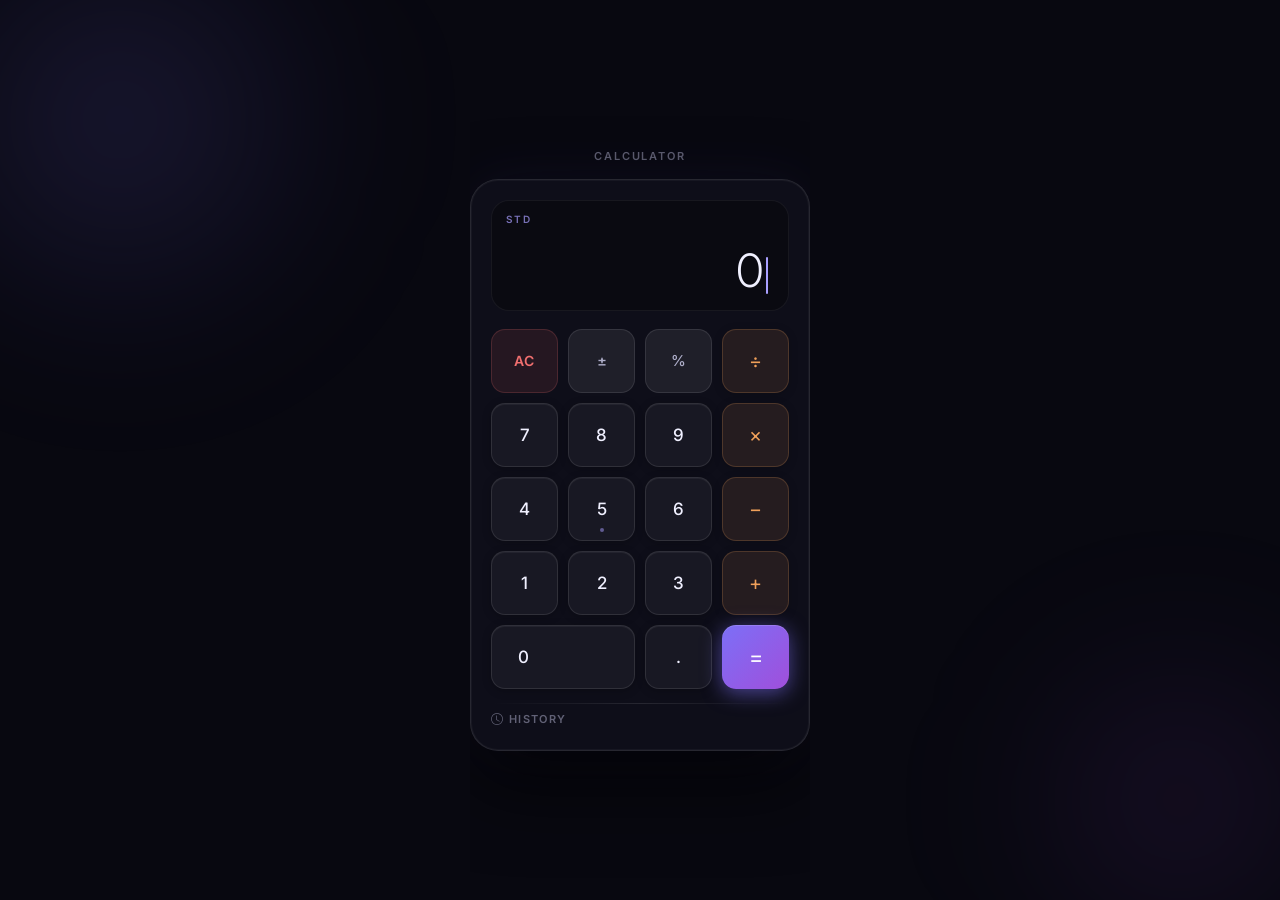
<file: Calculator/calculator Web.html>
<!DOCTYPE html>
<html lang="en">
<head>
  <meta charset="UTF-8" />
  <meta name="viewport" content="width=device-width, initial-scale=1.0" />
  <title>Calculator</title>
  <link href="https://fonts.googleapis.com/css2?family=Inter:wght@300;400;500;600;700&display=swap" rel="stylesheet" />
  <style>
    *, *::before, *::after { box-sizing: border-box; margin: 0; padding: 0; }

    :root {
      --bg-deep:       #080810;
      --bg-surface:    #11111c;
      --glass-bg:      rgba(255,255,255,0.045);
      --glass-border:  rgba(255,255,255,0.10);
      --glass-hover:   rgba(255,255,255,0.085);
      --accent:        #7C6FF7;
      --accent-light:  #a99fff;
      --accent-glow:   rgba(124,111,247,0.35);
      --op-color:      #f0a05a;
      --op-glow:       rgba(240,160,90,0.30);
      --eq-bg:         linear-gradient(135deg, #7C6FF7 0%, #a04fdb 100%);
      --eq-glow:       rgba(124,111,247,0.55);
      --text-primary:  #f0f0ff;
      --text-muted:    rgba(200,200,230,0.45);
      --text-expr:     rgba(200,200,230,0.60);
      --danger:        #f06f6f;
      --radius-btn:    14px;
      --radius-calc:   28px;
    }

    html, body {
      height: 100%;
      font-family: 'Inter', system-ui, sans-serif;
      background: var(--bg-deep);
      display: flex;
      align-items: center;
      justify-content: center;
      overflow: hidden;
    }

    body::before, body::after {
      content: '';
      position: fixed;
      border-radius: 50%;
      filter: blur(80px);
      pointer-events: none;
      z-index: 0;
    }
    body::before {
      width: 480px; height: 480px;
      background: radial-gradient(circle, rgba(124,111,247,0.18) 0%, transparent 70%);
      top: -120px; left: -120px;
      animation: drift1 12s ease-in-out infinite alternate;
    }
    body::after {
      width: 360px; height: 360px;
      background: radial-gradient(circle, rgba(160,79,219,0.14) 0%, transparent 70%);
      bottom: -80px; right: -80px;
      animation: drift2 15s ease-in-out infinite alternate;
    }
    @keyframes drift1 { to { transform: translate(60px, 80px); } }
    @keyframes drift2 { to { transform: translate(-50px, -60px); } }

    .calc-wrapper {
      position: relative;
      z-index: 1;
      display: flex;
      flex-direction: column;
      align-items: center;
      gap: 16px;
    }

    .calc-label {
      font-size: 11px;
      font-weight: 600;
      letter-spacing: 0.18em;
      text-transform: uppercase;
      color: var(--text-muted);
    }

    .calculator {
      width: 340px;
      background: rgba(17,17,28,0.80);
      backdrop-filter: blur(32px) saturate(1.4);
      -webkit-backdrop-filter: blur(32px) saturate(1.4);
      border: 1px solid var(--glass-border);
      border-radius: var(--radius-calc);
      padding: 20px;
      box-shadow:
        0 0 0 1px rgba(255,255,255,0.04) inset,
        0 32px 80px rgba(0,0,0,0.7),
        0 0 60px rgba(124,111,247,0.08);
      user-select: none;
    }

    .display {
      background: rgba(0,0,0,0.30);
      border: 1px solid rgba(255,255,255,0.06);
      border-radius: 18px;
      padding: 18px 20px 16px;
      margin-bottom: 18px;
      min-height: 110px;
      display: flex;
      flex-direction: column;
      justify-content: flex-end;
      align-items: flex-end;
      gap: 6px;
      overflow: hidden;
      position: relative;
    }

    .display-mode {
      position: absolute;
      top: 12px;
      left: 14px;
      font-size: 10px;
      font-weight: 600;
      letter-spacing: 0.14em;
      text-transform: uppercase;
      color: var(--accent-light);
      opacity: 0.7;
    }

    .display-expression {
      font-size: 15px;
      color: var(--text-expr);
      min-height: 22px;
      text-align: right;
      width: 100%;
      overflow: hidden;
      text-overflow: ellipsis;
      white-space: nowrap;
      font-weight: 300;
      font-variant-numeric: tabular-nums;
    }

    .display-main {
      font-size: 46px;
      font-weight: 300;
      color: var(--text-primary);
      text-align: right;
      width: 100%;
      line-height: 1;
      letter-spacing: -0.02em;
      font-variant-numeric: tabular-nums;
      overflow: hidden;
      text-overflow: ellipsis;
      white-space: nowrap;
      transition: color 0.15s;
    }
    .display-main.error  { color: var(--danger); font-size: 28px; }
    .display-main.small  { font-size: 32px; }
    .display-main.xsmall { font-size: 24px; }

    .cursor {
      display: inline-block;
      width: 2px;
      height: 0.8em;
      background: var(--accent-light);
      border-radius: 2px;
      margin-left: 2px;
      vertical-align: middle;
      animation: blink 1.1s step-end infinite;
    }
    @keyframes blink { 0%,100%{opacity:1} 50%{opacity:0} }

    .btn-grid {
      display: grid;
      grid-template-columns: repeat(4, 1fr);
      gap: 10px;
    }

    button {
      appearance: none;
      border: none;
      cursor: pointer;
      border-radius: var(--radius-btn);
      font-family: 'Inter', sans-serif;
      font-size: 17px;
      font-weight: 500;
      height: 64px;
      display: flex;
      align-items: center;
      justify-content: center;
      transition:
        transform 0.10s cubic-bezier(.34,1.56,.64,1),
        box-shadow 0.15s ease,
        background 0.12s ease;
      position: relative;
      overflow: hidden;
    }

    button::after {
      content: '';
      position: absolute;
      inset: 0;
      border-radius: inherit;
      background: rgba(255,255,255,0.06);
      opacity: 0;
      transition: opacity 0.15s;
    }
    button:hover::after { opacity: 1; }
    button:active { transform: scale(0.93); }

    .btn-num {
      background: var(--glass-bg);
      border: 1px solid var(--glass-border);
      color: var(--text-primary);
      box-shadow: 0 2px 8px rgba(0,0,0,0.25), 0 1px 0 rgba(255,255,255,0.05) inset;
    }
    .btn-num:hover {
      background: var(--glass-hover);
      box-shadow: 0 4px 16px rgba(0,0,0,0.35), 0 1px 0 rgba(255,255,255,0.08) inset;
    }

    .btn-op {
      background: rgba(240,160,90,0.10);
      border: 1px solid rgba(240,160,90,0.20);
      color: var(--op-color);
      font-size: 20px;
      font-weight: 400;
      box-shadow: 0 2px 10px rgba(0,0,0,0.2);
    }
    .btn-op:hover {
      background: rgba(240,160,90,0.18);
      box-shadow: 0 4px 20px var(--op-glow);
    }

    .btn-eq {
      background: var(--eq-bg);
      border: none;
      color: #fff;
      font-size: 22px;
      font-weight: 400;
      box-shadow: 0 4px 20px var(--eq-glow), 0 1px 0 rgba(255,255,255,0.15) inset;
    }
    .btn-eq:hover {
      box-shadow: 0 6px 30px var(--eq-glow), 0 1px 0 rgba(255,255,255,0.15) inset;
      filter: brightness(1.08);
    }

    .btn-fn {
      background: rgba(255,255,255,0.07);
      border: 1px solid rgba(255,255,255,0.10);
      color: rgba(200,200,230,0.85);
      font-size: 15px;
      font-weight: 500;
    }
    .btn-fn:hover { background: rgba(255,255,255,0.12); }

    .btn-clear {
      background: rgba(240,110,110,0.10);
      border: 1px solid rgba(240,110,110,0.18);
      color: var(--danger);
      font-size: 14px;
      font-weight: 600;
      letter-spacing: 0.04em;
    }
    .btn-clear:hover {
      background: rgba(240,110,110,0.18);
      box-shadow: 0 4px 18px rgba(240,110,110,0.25);
    }

    .btn-zero {
      grid-column: span 2;
      justify-content: flex-start;
      padding-left: 26px;
    }

    .btn-num[data-val="5"]::before {
      content: '';
      position: absolute;
      width: 4px; height: 4px;
      border-radius: 50%;
      background: var(--accent-light);
      bottom: 8px;
      left: 50%;
      transform: translateX(-50%);
      opacity: 0.5;
    }

    .sep {
      height: 1px;
      background: linear-gradient(90deg, transparent, var(--glass-border), transparent);
      margin: 14px 0 4px;
    }

    .history-toggle {
      display: flex;
      align-items: center;
      gap: 6px;
      background: none;
      border: none;
      color: var(--text-muted);
      font-size: 11px;
      font-weight: 600;
      letter-spacing: 0.12em;
      text-transform: uppercase;
      cursor: pointer;
      height: auto;
      padding: 4px 0;
      transition: color 0.15s;
    }
    .history-toggle:hover { color: var(--accent-light); }
    .history-toggle::after { display: none; }
    .history-toggle:active { transform: none; }

    .history-panel {
      display: none;
      flex-direction: column;
      gap: 6px;
      margin-top: 10px;
      max-height: 130px;
      overflow-y: auto;
      padding-right: 4px;
    }
    .history-panel.open { display: flex; }
    .history-panel::-webkit-scrollbar { width: 3px; }
    .history-panel::-webkit-scrollbar-thumb { background: rgba(124,111,247,0.3); border-radius: 4px; }

    .history-item {
      display: flex;
      flex-direction: column;
      align-items: flex-end;
      background: rgba(0,0,0,0.20);
      border: 1px solid rgba(255,255,255,0.05);
      border-radius: 10px;
      padding: 8px 12px;
      cursor: pointer;
      transition: background 0.12s;
    }
    .history-item:hover { background: rgba(124,111,247,0.10); }
    .history-item .h-expr { font-size: 11px; color: var(--text-muted); }
    .history-item .h-res  { font-size: 16px; color: var(--text-primary); font-weight: 500; }

    .no-history {
      color: var(--text-muted);
      font-size: 12px;
      text-align: center;
      padding: 8px;
    }

    .ripple {
      position: absolute;
      border-radius: 50%;
      background: rgba(255,255,255,0.18);
      transform: scale(0);
      animation: ripple-anim 0.45s linear;
      pointer-events: none;
    }
    @keyframes ripple-anim { to { transform: scale(3.5); opacity: 0; } }
  </style>
</head>
<body>

<div class="calc-wrapper">
  <span class="calc-label">Calculator</span>

  <div class="calculator">

    <div class="display" id="display">
      <span class="display-mode">STD</span>
      <div class="display-expression" id="exprLine"></div>
      <div class="display-main" id="mainLine">0<span class="cursor"></span></div>
    </div>

    <div class="btn-grid">

      <button class="btn-clear" id="btnAC" onclick="handleAC()">AC</button>
      <button class="btn-fn" onclick="handleSign()">±</button>
      <button class="btn-fn" onclick="handlePercent()">%</button>
      <button class="btn-op" onclick="handleOp('÷')">÷</button>

      <button class="btn-num" data-val="7" onclick="handleNum('7')">7</button>
      <button class="btn-num" data-val="8" onclick="handleNum('8')">8</button>
      <button class="btn-num" data-val="9" onclick="handleNum('9')">9</button>
      <button class="btn-op" onclick="handleOp('×')">×</button>

      <button class="btn-num" data-val="4" onclick="handleNum('4')">4</button>
      <button class="btn-num" data-val="5" onclick="handleNum('5')">5</button>
      <button class="btn-num" data-val="6" onclick="handleNum('6')">6</button>
      <button class="btn-op" onclick="handleOp('−')">−</button>

      <button class="btn-num" data-val="1" onclick="handleNum('1')">1</button>
      <button class="btn-num" data-val="2" onclick="handleNum('2')">2</button>
      <button class="btn-num" data-val="3" onclick="handleNum('3')">3</button>
      <button class="btn-op" onclick="handleOp('+')">+</button>

      <button class="btn-num btn-zero" onclick="handleNum('0')">0</button>
      <button class="btn-num" onclick="handleDot()">.</button>
      <button class="btn-eq" onclick="handleEquals()">=</button>

    </div>

    <div class="sep"></div>

    <button class="history-toggle" onclick="toggleHistory()">
      <svg width="12" height="12" viewBox="0 0 16 16" fill="currentColor">
        <path d="M8 3.5a.5.5 0 0 0-1 0V9a.5.5 0 0 0 .252.434l3.5 2a.5.5 0 0 0 .496-.868L8 8.71V3.5z"/>
        <path d="M8 16A8 8 0 1 0 8 0a8 8 0 0 0 0 16zm7-8A7 7 0 1 1 1 8a7 7 0 0 1 14 0z"/>
      </svg>
      History
    </button>

    <div class="history-panel" id="historyPanel"></div>
  </div>
</div>

<script>
  let current    = '0';
  let operand    = null;
  let operator   = null;
  let waitNext   = false;
  let expression = '';
  let history    = [];
  const MAX_HIST = 20;

  const mainLine  = document.getElementById('mainLine');
  const exprLine  = document.getElementById('exprLine');
  const btnAC     = document.getElementById('btnAC');
  const histPanel = document.getElementById('historyPanel');

  function render() {
    const len = current.replace('-','').replace('.','').length;
    mainLine.className = 'display-main' + (len > 12 ? ' xsmall' : len > 9 ? ' small' : '');
    mainLine.innerHTML = formatNum(current) + '<span class="cursor"></span>';
    exprLine.textContent = expression;
    btnAC.textContent = current === '0' && !operand ? 'AC' : 'C';
  }

  function formatNum(n) {
    if (n === 'Error') return n;
    const parts = n.split('.');
    const int   = parts[0].replace(/\B(?=(\d{3})+(?!\d))/g, ',');
    return parts.length > 1 ? int + '.' + parts[1] : int;
  }

  function handleNum(d) {
    if (current === 'Error') { current = '0'; expression = ''; }
    if (waitNext) { current = d; waitNext = false; }
    else current = current === '0' ? d : current.length >= 15 ? current : current + d;
    render();
  }

  function handleDot() {
    if (waitNext) { current = '0.'; waitNext = false; render(); return; }
    if (!current.includes('.')) current += '.';
    render();
  }

  function handleOp(op) {
    if (current === 'Error') return;
    if (operand !== null && !waitNext) compute(false);
    operand    = parseFloat(current);
    operator   = op;
    waitNext   = true;
    expression = formatNum(current) + ' ' + op;
    render();
  }

  function handleEquals() {
    if (operand === null || operator === null) return;
    const expr = expression + ' ' + formatNum(current) + ' =';
    compute(true);
    addHistory(expr, current);
    expression = '';
    operand = null;
    operator = null;
    render();
  }

  function compute(final) {
    const a = operand, b = parseFloat(current);
    let res;
    switch (operator) {
      case '+': res = a + b; break;
      case '−': res = a - b; break;
      case '×': res = a * b; break;
      case '÷': res = b === 0 ? 'Error' : a / b; break;
      default: return;
    }
    if (typeof res === 'number') {
      res = parseFloat(res.toPrecision(12));
      current = String(res);
    } else {
      current = res;
    }
    if (final) { waitNext = true; }
    else       { operand = res; waitNext = false; }
    render();
  }

  function handleAC() {
    if (btnAC.textContent === 'C' && current !== '0') {
      current = '0'; render(); return;
    }
    current = '0'; operand = null; operator = null;
    waitNext = false; expression = '';
    render();
  }

  function handleSign() {
    if (current === '0' || current === 'Error') return;
    current = current.startsWith('-') ? current.slice(1) : '-' + current;
    render();
  }

  function handlePercent() {
    if (current === 'Error') return;
    current = String(parseFloat(current) / 100);
    render();
  }

  function addHistory(expr, res) {
    history.unshift({ expr, res: formatNum(res) });
    if (history.length > MAX_HIST) history.pop();
    renderHistory();
  }

  function renderHistory() {
    histPanel.innerHTML = '';
    if (history.length === 0) {
      histPanel.innerHTML = '<span class="no-history">No history yet</span>';
      return;
    }
    history.forEach(item => {
      const el = document.createElement('div');
      el.className = 'history-item';
      el.innerHTML = `<span class="h-expr">${item.expr}</span><span class="h-res">${item.res}</span>`;
      el.onclick = () => {
        current = item.res.replace(/,/g, '');
        waitNext = true;
        render();
      };
      histPanel.appendChild(el);
    });
  }

  function toggleHistory() {
    histPanel.classList.toggle('open');
    if (histPanel.classList.contains('open')) renderHistory();
  }

  document.addEventListener('keydown', e => {
    const k = e.key;
    if (k >= '0' && k <= '9')            handleNum(k);
    else if (k === '.')                   handleDot();
    else if (k === '+')                   handleOp('+');
    else if (k === '-')                   handleOp('−');
    else if (k === '*')                   handleOp('×');
    else if (k === '/')                   { e.preventDefault(); handleOp('÷'); }
    else if (k === 'Enter' || k === '=') handleEquals();
    else if (k === 'Backspace')          { current = current.length > 1 ? current.slice(0,-1) : '0'; render(); }
    else if (k === 'Escape')             handleAC();
    else if (k === '%')                  handlePercent();
  });

  document.querySelectorAll('button:not(.history-toggle)').forEach(btn => {
    btn.addEventListener('click', function(e) {
      const r   = document.createElement('span');
      const box = btn.getBoundingClientRect();
      const size = Math.max(box.width, box.height);
      r.className = 'ripple';
      r.style.cssText = `width:${size}px;height:${size}px;left:${e.clientX-box.left-size/2}px;top:${e.clientY-box.top-size/2}px`;
      btn.appendChild(r);
      setTimeout(() => r.remove(), 450);
    });
  });

  render();
</script>
</body>
</html>
</file>
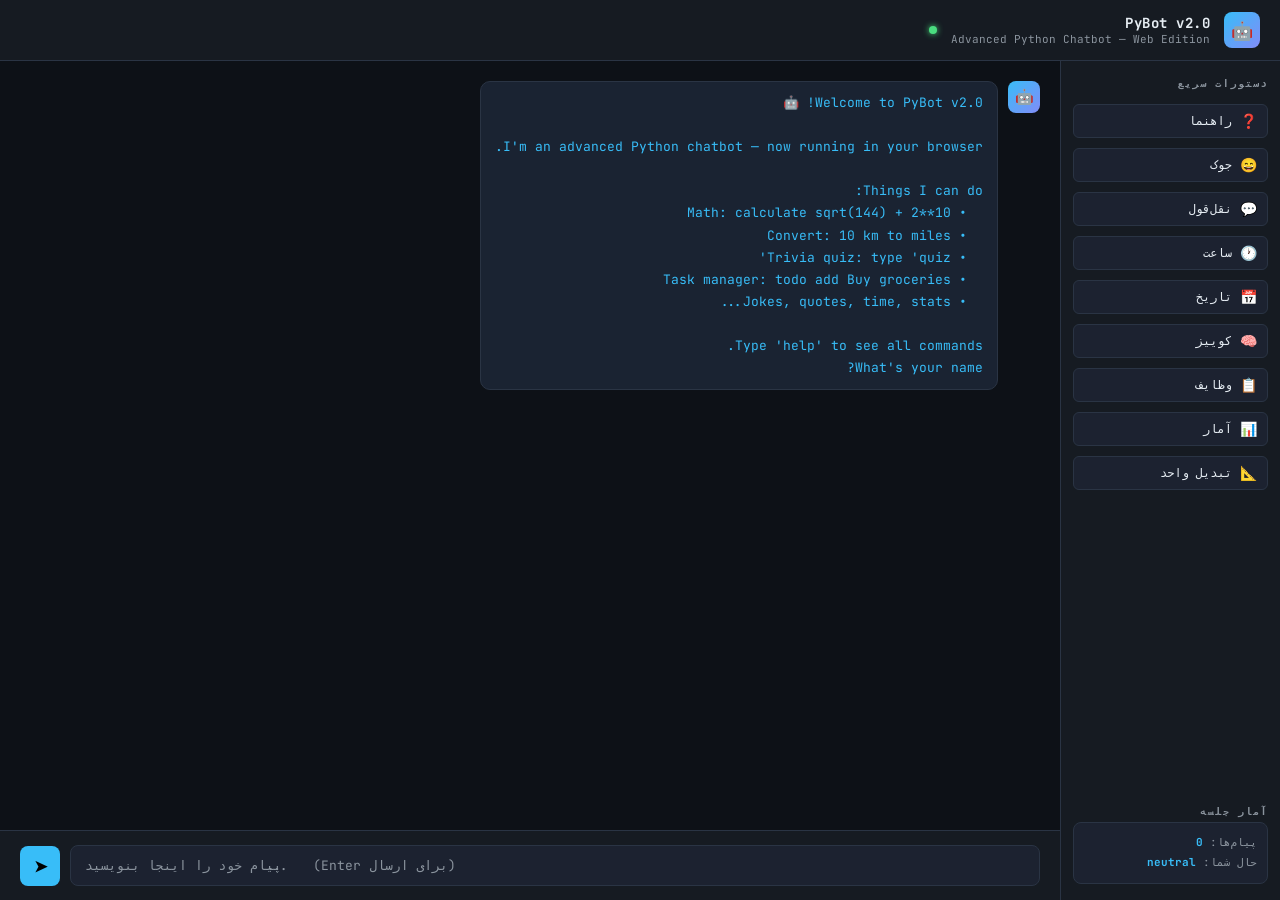
<file: Chat bot/pybot.html>
<!DOCTYPE html>
<html lang="fa" dir="rtl">
<head>
<meta charset="UTF-8">
<meta name="viewport" content="width=device-width, initial-scale=1.0">
<title>PyBot v2.0</title>
<style>
  @import url('https://fonts.googleapis.com/css2?family=JetBrains+Mono:wght@400;600;700&display=swap');

  :root {
    --bg:       #0d1117;
    --surface:  #161b22;
    --panel:    #1c2230;
    --border:   #2a3444;
    --accent:   #38bdf8;
    --accent2:  #818cf8;
    --green:    #4ade80;
    --yellow:   #fbbf24;
    --red:      #f87171;
    --text:     #e6edf3;
    --muted:    #8b949e;
    --bot-bg:   #1a2332;
    --user-bg:  #1e2a1e;
  }

  * { box-sizing: border-box; margin: 0; padding: 0; }

  body {
    background: var(--bg);
    color: var(--text);
    font-family: 'JetBrains Mono', 'Courier New', monospace;
    height: 100vh;
    display: flex;
    flex-direction: column;
    overflow: hidden;
  }

  /* ── Header ── */
  header {
    background: var(--surface);
    border-bottom: 1px solid var(--border);
    padding: 12px 20px;
    display: flex;
    align-items: center;
    gap: 14px;
    flex-shrink: 0;
  }
  .logo {
    width: 36px; height: 36px;
    background: linear-gradient(135deg, var(--accent), var(--accent2));
    border-radius: 8px;
    display: flex; align-items: center; justify-content: center;
    font-size: 18px; font-weight: 700; color: #000;
  }
  .header-info h1 { font-size: 14px; font-weight: 700; color: var(--text); letter-spacing: .5px; }
  .header-info p  { font-size: 11px; color: var(--muted); }
  .status-dot {
    width: 8px; height: 8px; border-radius: 50%;
    background: var(--green);
    box-shadow: 0 0 6px var(--green);
    margin-left: auto;
    animation: pulse 2s infinite;
  }
  @keyframes pulse { 0%,100%{opacity:1} 50%{opacity:.4} }

  /* ── Main Layout ── */
  .main {
    display: flex;
    flex: 1;
    overflow: hidden;
  }

  /* ── Sidebar ── */
  .sidebar {
    width: 220px;
    background: var(--surface);
    border-left: 1px solid var(--border);
    padding: 16px 12px;
    display: flex;
    flex-direction: column;
    gap: 10px;
    flex-shrink: 0;
    overflow-y: auto;
  }
  .sidebar h3 {
    font-size: 10px;
    text-transform: uppercase;
    letter-spacing: 1.5px;
    color: var(--muted);
    margin-bottom: 4px;
  }
  .quick-btn {
    background: var(--panel);
    border: 1px solid var(--border);
    color: var(--text);
    padding: 7px 10px;
    border-radius: 6px;
    font-family: inherit;
    font-size: 12px;
    cursor: pointer;
    text-align: right;
    transition: all .15s;
    display: flex; align-items: center; gap: 8px;
  }
  .quick-btn:hover {
    background: var(--border);
    border-color: var(--accent);
    color: var(--accent);
  }
  .quick-btn .icon { font-size: 14px; flex-shrink: 0; }

  .stats-box {
    background: var(--panel);
    border: 1px solid var(--border);
    border-radius: 8px;
    padding: 10px;
    font-size: 11px;
    color: var(--muted);
    line-height: 1.8;
  }
  .stat-val { color: var(--accent); font-weight: 700; }

  /* ── Chat Area ── */
  .chat-wrap {
    flex: 1;
    display: flex;
    flex-direction: column;
    overflow: hidden;
  }

  #chat {
    flex: 1;
    overflow-y: auto;
    padding: 20px;
    display: flex;
    flex-direction: column;
    gap: 14px;
    scroll-behavior: smooth;
  }
  #chat::-webkit-scrollbar { width: 6px; }
  #chat::-webkit-scrollbar-track { background: transparent; }
  #chat::-webkit-scrollbar-thumb { background: var(--border); border-radius: 3px; }

  .msg {
    display: flex;
    gap: 10px;
    animation: fadeIn .2s ease;
  }
  @keyframes fadeIn { from{opacity:0;transform:translateY(6px)} to{opacity:1;transform:none} }

  .msg.bot { align-items: flex-start; }
  .msg.user { flex-direction: row-reverse; }

  .avatar {
    width: 32px; height: 32px;
    border-radius: 8px;
    display: flex; align-items: center; justify-content: center;
    font-size: 15px;
    flex-shrink: 0;
  }
  .bot  .avatar { background: linear-gradient(135deg,var(--accent),var(--accent2)); color:#000; }
  .user .avatar { background: var(--user-bg); border: 1px solid var(--border); }

  .bubble {
    max-width: 72%;
    padding: 10px 14px;
    border-radius: 10px;
    font-size: 13px;
    line-height: 1.7;
    white-space: pre-wrap;
    word-break: break-word;
  }
  .bot  .bubble {
    background: var(--bot-bg);
    border: 1px solid var(--border);
    color: var(--accent);
  }
  .user .bubble {
    background: var(--user-bg);
    border: 1px solid #2a4a2a;
    color: var(--green);
  }

  .bubble.system {
    color: var(--yellow);
    background: #1e1a0e;
    border-color: #4a3a0a;
    font-size: 12px;
  }
  .bubble.error {
    color: var(--red);
    background: #1e0e0e;
    border-color: #4a1a1a;
  }

  /* ── Typing indicator ── */
  .typing-dot {
    display: inline-flex; gap: 4px; align-items: center; padding: 4px 0;
  }
  .typing-dot span {
    width: 7px; height: 7px; border-radius: 50%;
    background: var(--accent); opacity: .4;
    animation: blink 1.2s infinite;
  }
  .typing-dot span:nth-child(2) { animation-delay: .2s; }
  .typing-dot span:nth-child(3) { animation-delay: .4s; }
  @keyframes blink { 0%,80%,100%{opacity:.2} 40%{opacity:1} }

  /* ── Input Bar ── */
  .input-bar {
    background: var(--surface);
    border-top: 1px solid var(--border);
    padding: 14px 20px;
    display: flex;
    gap: 10px;
    align-items: flex-end;
    flex-shrink: 0;
  }
  #userInput {
    flex: 1;
    background: var(--panel);
    border: 1px solid var(--border);
    color: var(--text);
    font-family: inherit;
    font-size: 13px;
    padding: 10px 14px;
    border-radius: 8px;
    resize: none;
    outline: none;
    max-height: 120px;
    line-height: 1.5;
    transition: border-color .15s;
    direction: ltr;
    text-align: left;
  }
  #userInput:focus { border-color: var(--accent); }
  #userInput::placeholder { color: var(--muted); }

  #sendBtn {
    background: var(--accent);
    border: none;
    color: #000;
    width: 40px; height: 40px;
    border-radius: 8px;
    cursor: pointer;
    font-size: 16px;
    font-weight: 700;
    transition: transform .1s, background .15s;
    display: flex; align-items: center; justify-content: center;
    flex-shrink: 0;
  }
  #sendBtn:hover { background: #67d8f5; }
  #sendBtn:active { transform: scale(.93); }

  /* scrollbar for sidebar */
  .sidebar::-webkit-scrollbar { width: 4px; }
  .sidebar::-webkit-scrollbar-thumb { background: var(--border); border-radius: 2px; }

  /* quiz highlight */
  .bubble.quiz { color: var(--yellow); border-color: #4a3a0a; background: #1e1a0e; }

  @media(max-width:600px){
    .sidebar { display: none; }
    .bubble { max-width: 90%; }
  }
</style>
</head>
<body>

<header>
  <div class="logo">🤖</div>
  <div class="header-info">
    <h1>PyBot v2.0</h1>
    <p>Advanced Python Chatbot — Web Edition</p>
  </div>
  <div class="status-dot"></div>
</header>

<div class="main">
  <!-- Sidebar -->
  <div class="sidebar">
    <h3>دستورات سریع</h3>
    <button class="quick-btn" onclick="send('help')"><span class="icon">❓</span>راهنما</button>
    <button class="quick-btn" onclick="send('joke')"><span class="icon">😄</span>جوک</button>
    <button class="quick-btn" onclick="send('quote')"><span class="icon">💬</span>نقل‌قول</button>
    <button class="quick-btn" onclick="send('what time is it')"><span class="icon">🕐</span>ساعت</button>
    <button class="quick-btn" onclick="send('what is today date')"><span class="icon">📅</span>تاریخ</button>
    <button class="quick-btn" onclick="send('quiz')"><span class="icon">🧠</span>کوییز</button>
    <button class="quick-btn" onclick="send('todo list')"><span class="icon">📋</span>وظایف</button>
    <button class="quick-btn" onclick="send('stats')"><span class="icon">📊</span>آمار</button>
    <button class="quick-btn" onclick="send('10 km to miles')"><span class="icon">📐</span>تبدیل واحد</button>

    <div style="margin-top:auto">
      <h3>آمار جلسه</h3>
      <div class="stats-box">
        <div>پیام‌ها: <span class="stat-val" id="statTurns">0</span></div>
        <div>حال شما: <span class="stat-val" id="statMood">neutral</span></div>
        <div id="statName" style="display:none">کاربر: <span class="stat-val" id="statNameVal"></span></div>
      </div>
    </div>
  </div>

  <!-- Chat -->
  <div class="chat-wrap">
    <div id="chat"></div>
    <div class="input-bar">
      <textarea id="userInput" rows="1" placeholder="پیام خود را اینجا بنویسید... (Enter برای ارسال)"></textarea>
      <button id="sendBtn" onclick="handleSend()">➤</button>
    </div>
  </div>
</div>

<script>
// ══════════════════════════════════════════════════════════════════════
//  STATE
// ══════════════════════════════════════════════════════════════════════
const state = {
  history: [],
  userName: null,
  turns: 0,
  mood: 'neutral',
  quizActive: false,
  quizQuestions: [],
  quizIndex: 0,
  quizScore: 0,
  quizHintUsed: false,
  todos: [],
  nextTodoId: 1,
};

// ══════════════════════════════════════════════════════════════════════
//  DATA BANKS
// ══════════════════════════════════════════════════════════════════════
const GREET = [
  "Hey there! How can I help you today?",
  "Hello! What's on your mind?",
  "Hi! Ready to chat — what can I do for you?",
  "Greetings! I'm PyBot. Ask me anything.",
];
const FAREWELL = [
  "Goodbye! It was great chatting with you. 👋",
  "See you next time! Take care.",
  "Bye! Come back whenever you need help.",
  "Farewell! Have a wonderful day. 🌟",
];
const HOW_ARE_YOU = [
  "I'm running great, all systems go!",
  "Doing well, thanks for asking! How about you?",
  "Fantastic! Just processed a few million tokens. You?",
  "Better than ever! What can I help with?",
];
const JOKES = [
  ["Why do programmers prefer dark mode?","Because light attracts bugs!"],
  ["What's a computer's favorite snack?","Microchips!"],
  ["Why did the developer go broke?","Because he used up all his cache."],
  ["What's an algorithm?","A word used by programmers when they don't want to explain what they did."],
  ["Why do Java developers wear glasses?","Because they can't C#!"],
  ["How many programmers does it take to change a light bulb?","None — that's a hardware problem."],
  ["What do you call a fish without eyes?","A fsh!"],
  ["Why was the math book sad?","It had too many problems."],
];
const QUOTES = [
  ["Talk is cheap. Show me the code.","Linus Torvalds"],
  ["Any fool can write code that a computer can understand. Good programmers write code that humans can understand.","Martin Fowler"],
  ["First, solve the problem. Then, write the code.","John Johnson"],
  ["The best way to predict the future is to invent it.","Alan Kay"],
  ["Simplicity is the soul of efficiency.","Austin Freeman"],
  ["Code is like humor. When you have to explain it, it's bad.","Cory House"],
  ["Make it work, make it right, make it fast.","Kent Beck"],
];
const FALLBACK = [
  "Interesting — tell me more!",
  "I'm not sure I follow. Could you rephrase that?",
  "Hmm, I'm still learning. Could you say that differently?",
  "That's a bit beyond me right now. Try 'help' to see what I can do!",
  "I didn't quite catch that. Type 'help' to see what I can do.",
];
const TRIVIA = [
  {q:"What is the capital of France?",          a:"paris",       hint:"City of Love"},
  {q:"How many sides does a hexagon have?",      a:"6",           hint:"More than a pentagon"},
  {q:"What is the chemical symbol for gold?",    a:"au",          hint:"From Latin 'aurum'"},
  {q:"Who wrote 'Romeo and Juliet'?",            a:"shakespeare", hint:"An Elizabethan playwright"},
  {q:"What planet is known as the Red Planet?",  a:"mars",        hint:"Named after the god of war"},
  {q:"What is the largest ocean on Earth?",      a:"pacific",     hint:"Bigger than all land combined"},
  {q:"In what year did World War II end?",       a:"1945",        hint:"The mid-40s"},
  {q:"What gas do plants absorb from the air?",  a:"co2",         hint:"Carbon ___"},
  {q:"How many bones in the adult human body?",  a:"206",         hint:"About 200"},
  {q:"What is the speed of light (km/s)?",       a:"299792",      hint:"About 300,000 km/s"},
  {q:"Who painted the Mona Lisa?",               a:"da vinci",    hint:"Italian Renaissance master"},
  {q:"What is the smallest prime number?",       a:"2",           hint:"The only even prime"},
  {q:"What language is spoken in Brazil?",       a:"portuguese",  hint:"Not Spanish!"},
  {q:"How many continents are there?",           a:"7",           hint:"One more than 6"},
  {q:"What is H2O commonly known as?",           a:"water",       hint:"You drink it every day"},
];

// ══════════════════════════════════════════════════════════════════════
//  SENTIMENT ANALYZER
// ══════════════════════════════════════════════════════════════════════
const POS_WORDS = new Set(["good","great","awesome","excellent","happy","love","like","fantastic","wonderful","amazing","nice","best","cool","fun","enjoy","pleased","glad","thanks","thank","helpful","perfect","brilliant","superb","beautiful","joy","excited","positive"]);
const NEG_WORDS = new Set(["bad","terrible","awful","hate","dislike","worst","horrible","annoying","boring","useless","stupid","dumb","ugly","sad","angry","frustrated","disappointed","wrong","error","broken","problem","issue","fail","failed","crash","confusing"]);
const INTENSIFIERS = new Set(["very","really","so","extremely","super","quite"]);
const NEGATIONS = new Set(["not","no","never","dont","doesn't","isn't","won't"]);

function analyzeSentiment(text) {
  const tokens = text.toLowerCase().match(/\b\w+\b/g) || [];
  let score = 0, negate = false;
  tokens.forEach((tok, i) => {
    if (NEGATIONS.has(tok)) { negate = true; return; }
    const mult = (i > 0 && INTENSIFIERS.has(tokens[i-1])) ? 1.5 : 1.0;
    if (POS_WORDS.has(tok)) score += mult * (negate ? -1 : 1);
    else if (NEG_WORDS.has(tok)) score -= mult * (negate ? -1 : 1);
    negate = false;
  });
  if (score > 0.5) return "positive";
  if (score < -0.5) return "negative";
  return "neutral";
}

// ══════════════════════════════════════════════════════════════════════
//  MATH EVALUATOR  (safe recursive descent)
// ══════════════════════════════════════════════════════════════════════
class MathEvaluator {
  eval(expr) {
    this.tokens = this._tokenize(expr);
    this.pos = 0;
    const r = this._expr();
    if (this.pos < this.tokens.length) throw new Error("Unexpected: " + this.tokens[this.pos].val);
    return r;
  }
  _tokenize(expr) {
    const re = /\s*(?:(\d+\.?\d*(?:e[+-]?\d+)?)|([a-zA-Z_]\w*)|(\*\*|[+\-*/%()]))/g;
    const toks = [];
    let m;
    while ((m = re.exec(expr)) !== null) {
      if (m[1]) toks.push({t:'NUM', val:parseFloat(m[1])});
      else if (m[2]) toks.push({t:'ID',  val:m[2]});
      else           toks.push({t:'OP',  val:m[3]});
    }
    return toks;
  }
  _peek() { return this.tokens[this.pos]; }
  _consume() { return this.tokens[this.pos++]; }
  _expr() { return this._additive(); }
  _additive() {
    let l = this._mult();
    while (this._peek() && (this._peek().val==='+' || this._peek().val==='-')) {
      const op = this._consume().val;
      const r = this._mult();
      l = op==='+' ? l+r : l-r;
    }
    return l;
  }
  _mult() {
    let l = this._power();
    while (this._peek() && [' *','/','%'].includes(' '+this._peek().val)) {
      const op = this._consume().val;
      const r = this._power();
      if (op==='*') l*=r;
      else if (op==='/') { if(r===0) throw new Error("Division by zero"); l/=r; }
      else l%=r;
    }
    return l;
  }
  _power() {
    const base = this._unary();
    if (this._peek() && this._peek().val==='**') { this._consume(); return Math.pow(base, this._power()); }
    return base;
  }
  _unary() {
    if (this._peek() && this._peek().val==='-') { this._consume(); return -this._primary(); }
    if (this._peek() && this._peek().val==='+') { this._consume(); }
    return this._primary();
  }
  _primary() {
    const tok = this._peek();
    if (!tok) throw new Error("Unexpected end");
    if (tok.t==='NUM') { this._consume(); return tok.val; }
    const CONSTS = {pi:Math.PI, e:Math.E};
    const FUNCS = {sqrt:Math.sqrt, abs:Math.abs, sin:Math.sin, cos:Math.cos, tan:Math.tan, log:Math.log, log10:Math.log10, ceil:Math.ceil, floor:Math.floor, round:Math.round};
    if (tok.t==='ID') {
      const name = tok.val; this._consume();
      if (CONSTS[name] !== undefined) return CONSTS[name];
      if (FUNCS[name]) {
        if (!this._peek() || this._peek().val!=='(') throw new Error("Expected '(' after "+name);
        this._consume();
        const arg = this._expr();
        if (!this._peek() || this._peek().val!==')') throw new Error("Expected ')'");
        this._consume();
        return FUNCS[name](arg);
      }
      throw new Error("Unknown: "+name);
    }
    if (tok.val==='(') {
      this._consume();
      const v = this._expr();
      if (!this._peek() || this._peek().val!==')') throw new Error("Missing ')'");
      this._consume();
      return v;
    }
    throw new Error("Unexpected token: "+tok.val);
  }
}
const mathEval = new MathEvaluator();

// ══════════════════════════════════════════════════════════════════════
//  UNIT CONVERTER
// ══════════════════════════════════════════════════════════════════════
const UNITS = {
  length: {m:1,meter:1,meters:1,km:1000,kilometer:1000,kilometers:1000,cm:.01,centimeter:.01,centimeters:.01,mm:.001,millimeter:.001,millimeters:.001,mi:1609.344,mile:1609.344,miles:1609.344,ft:.3048,foot:.3048,feet:.3048,in:.0254,inch:.0254,inches:.0254,yd:.9144,yard:.9144,yards:.9144},
  weight: {kg:1,kilogram:1,kilograms:1,g:.001,gram:.001,grams:.001,lb:.453592,pound:.453592,pounds:.453592,oz:.0283495,ounce:.0283495,ounces:.0283495,t:1000,ton:1000,tons:1000},
  speed:  {mps:1,'m/s':1,kph:1/3.6,'km/h':1/3.6,kmh:1/3.6,mph:.44704,'mi/h':.44704,knot:.514444,knots:.514444,fps:.3048,'ft/s':.3048},
};

function convertTemp(val, from, to) {
  const alias = {c:'celsius',f:'fahrenheit',k:'kelvin'};
  const f = alias[from.toLowerCase()] || from.toLowerCase();
  const t = alias[to.toLowerCase()] || to.toLowerCase();
  let c;
  if (f==='celsius') c=val;
  else if (f==='fahrenheit') c=(val-32)*5/9;
  else if (f==='kelvin') c=val-273.15;
  else throw new Error("Unknown unit: "+f);
  if (t==='celsius') return c;
  if (t==='fahrenheit') return c*9/5+32;
  if (t==='kelvin') return c+273.15;
  throw new Error("Unknown unit: "+t);
}

function tryConvert(text) {
  // Temperature
  const tempRe = /([\d.]+)\s*(celsius|fahrenheit|kelvin|c|f|k)\s+(?:to|in)\s+(celsius|fahrenheit|kelvin|c|f|k)/i;
  let m = text.match(tempRe);
  if (m) {
    try {
      const res = convertTemp(parseFloat(m[1]), m[2], m[3]);
      return `${m[1]} ${m[2]} = ${res.toFixed(4)} ${m[3]}`;
    } catch(e) {}
  }
  // Other
  const re = /([\d.]+)\s+(\w+(?:\/\w+)?)\s+(?:to|in)\s+(\w+(?:\/\w+)?)/i;
  m = text.match(re);
  if (!m) return null;
  const val = parseFloat(m[1]);
  const fu = m[2].toLowerCase(), tu = m[3].toLowerCase();
  for (const [cat, table] of Object.entries(UNITS)) {
    if (fu in table && tu in table) {
      const result = val * table[fu] / table[tu];
      const fmt = Number.isInteger(result) ? result.toString() : parseFloat(result.toPrecision(6));
      return `${val} ${fu} = ${fmt} ${tu}  (${cat})`;
    }
  }
  return null;
}

// ══════════════════════════════════════════════════════════════════════
//  TODO MANAGER
// ══════════════════════════════════════════════════════════════════════
function handleTodo(text) {
  const low = text.toLowerCase().trim();
  if (/\btodo\s+list\b|\bshow\s+tasks\b/.test(low)) {
    if (!state.todos.length) return "No tasks yet. Add one with: todo add <task>";
    return "📋 Your Tasks:\n" + state.todos.map(t => {
      const check = t.done ? "✓" : "○";
      return `  [${check}] #${t.id}  ${t.done ? "~~"+t.text+"~~" : t.text}`;
    }).join("\n") + `\n\n  ${state.todos.filter(t=>!t.done).length} pending / ${state.todos.length} total`;
  }
  let m = text.match(/\btodo\s+add\s+(.+)/i);
  if (m) {
    const item = {id: state.nextTodoId++, text: m[1].trim(), done: false};
    state.todos.push(item);
    return `Added task #${item.id}: ${item.text}`;
  }
  m = low.match(/\btodo\s+done\s+(\d+)/);
  if (m) {
    const id = parseInt(m[1]);
    const item = state.todos.find(t=>t.id===id);
    if (item) { item.done = true; return `Task #${id} marked as done. ✓`; }
    return `Task #${id} not found.`;
  }
  m = low.match(/\btodo\s+remove\s+(\d+)/);
  if (m) {
    const id = parseInt(m[1]);
    const idx = state.todos.findIndex(t=>t.id===id);
    if (idx>=0) { state.todos.splice(idx,1); return `Task #${id} removed.`; }
    return `Task #${id} not found.`;
  }
  if (/\btodo\s+clear\b/.test(low)) {
    const before = state.todos.length;
    state.todos = state.todos.filter(t=>!t.done);
    return `Cleared ${before - state.todos.length} completed task(s).`;
  }
  return "Todo commands:\n  todo add <task>\n  todo list\n  todo done <id>\n  todo remove <id>\n  todo clear";
}

// ══════════════════════════════════════════════════════════════════════
//  QUIZ ENGINE
// ══════════════════════════════════════════════════════════════════════
function startQuiz(count=5) {
  const shuffled = [...TRIVIA].sort(()=>Math.random()-.5).slice(0, Math.min(count, TRIVIA.length));
  state.quizActive = true;
  state.quizQuestions = shuffled;
  state.quizIndex = 0;
  state.quizScore = 0;
  state.quizHintUsed = false;
  return "🧠 Quiz started!\n\n" + quizCurrentQuestion();
}
function quizCurrentQuestion() {
  if (state.quizIndex >= state.quizQuestions.length) return finishQuiz();
  const q = state.quizQuestions[state.quizIndex];
  return `Question ${state.quizIndex+1}/${state.quizQuestions.length}\n${q.q}\n(type your answer, 'hint' for a clue, or 'skip' to skip)`;
}
function answerQuiz(text) {
  const q = state.quizQuestions[state.quizIndex];
  const lower = text.trim().toLowerCase();
  if (lower === 'hint') {
    state.quizHintUsed = true;
    return `Hint: ${q.hint}`;
  }
  if (lower === 'skip') {
    state.quizIndex++;
    state.quizHintUsed = false;
    return `Skipped! The answer was: ${q.a}\n\n` + quizCurrentQuestion();
  }
  if (lower === q.a || lower.includes(q.a)) {
    const pts = state.quizHintUsed ? 0 : 1;
    state.quizScore += pts;
    state.quizIndex++;
    state.quizHintUsed = false;
    const fb = `✓ Correct!${pts===0 ? ' (no points — hint used)' : ' +1 point'}`;
    return fb + "\n\n" + quizCurrentQuestion();
  }
  const fb = `✗ Wrong! The answer was: ${q.a}`;
  state.quizIndex++;
  state.quizHintUsed = false;
  return fb + "\n\n" + quizCurrentQuestion();
}
function finishQuiz() {
  state.quizActive = false;
  const total = state.quizQuestions.length;
  const pct = Math.round(state.quizScore / total * 100);
  const grade = pct===100?"🏆 Outstanding!":pct>=80?"🎉 Great job!":pct>=60?"👍 Not bad!":"📚 Keep practicing!";
  return `Quiz finished!\nScore: ${state.quizScore}/${total}  (${pct}%)\n${grade}`;
}

// ══════════════════════════════════════════════════════════════════════
//  MAIN BOT PROCESSOR
// ══════════════════════════════════════════════════════════════════════
function pick(arr) { return arr[Math.floor(Math.random()*arr.length)]; }

function processInput(text) {
  const t = text.trim();
  if (!t) return {text:"(Please type something — or 'help' for options.)", type:'system'};

  const low = t.toLowerCase();
  state.mood = analyzeSentiment(t);
  state.turns++;
  updateStats();

  // Quiz mode intercepts everything
  if (state.quizActive) {
    return {text: answerQuiz(t), type:'quiz'};
  }

  // Todo
  if (/\btodo\b|\bshow\s+tasks\b/.test(low)) {
    return {text: handleTodo(t), type:'bot'};
  }

  // Start quiz
  if (/\b(quiz|trivia|test\s+me)\b/.test(low)) {
    const m = t.match(/(\d+)\s+question/i);
    const count = m ? parseInt(m[1]) : 5;
    return {text: startQuiz(count), type:'quiz'};
  }

  // Greeting
  if (/\b(hi|hello|hey|howdy|greetings|sup|salam|yo)\b/.test(low) || /good (morning|evening|afternoon)/.test(low)) {
    const name = state.userName;
    return {text: (name ? `Welcome back, ${name}! ` : '') + pick(GREET), type:'bot'};
  }

  // Farewell
  if (/\b(bye|goodbye|exit|quit|farewell|see you|cya)\b/.test(low)) {
    return {text: pick(FAREWELL), type:'bot', exit:true};
  }

  // How are you
  if (/how\s+are\s+you|you\s+doing|you\s+ok|how r u/.test(low)) {
    return {text: pick(HOW_ARE_YOU), type:'bot'};
  }

  // Set name
  const nameM = t.match(/(?:my name is|call me)\s+([a-zA-Z]+)/i);
  if (nameM) {
    state.userName = nameM[1].charAt(0).toUpperCase() + nameM[1].slice(1);
    updateStats();
    return {text: `Nice to meet you, ${state.userName}! I'll remember your name. 😊`, type:'bot'};
  }

  // Who are you
  if (/what.*your\s+name|who\s+are\s+you|are\s+you\s+(a\s+bot|ai|human)/.test(low)) {
    return {text: "I'm PyBot v2.0, an advanced Python chatbot — now running in your browser!", type:'bot'};
  }

  // Time
  if (/what.*time|current\s+time|clock/.test(low)) {
    const now = new Date();
    return {text: `Current time: ${now.toLocaleTimeString()}  (${now.toLocaleDateString('en-US',{weekday:'long',year:'numeric',month:'long',day:'numeric'})})`, type:'bot'};
  }

  // Date
  if (/what.*date|today.*date|what\s+day/.test(low) || low==="date") {
    const now = new Date();
    return {text: `Today is ${now.toLocaleDateString('en-US',{weekday:'long',year:'numeric',month:'long',day:'numeric'})}.`, type:'bot'};
  }

  // Math
  if (/\b(calculate|compute|eval|math)\b/.test(low) || /[\d.]+\s*[\+\-\*\/\^%]\s*[\d.(]/.test(t) || /\b(sqrt|sin|cos|tan|log|abs)\b/.test(low)) {
    let expr = t.replace(/^(calculate|compute|what\s+is|eval|math)\s*/i,'').trim();
    try {
      const result = mathEval.eval(expr);
      const fmt = Number.isInteger(result) ? result : parseFloat(result.toPrecision(10));
      return {text: `${expr} = ${fmt}`, type:'bot'};
    } catch(e) {
      return {text: `Could not evaluate: ${e.message}\nTry: calculate 2**10 + sqrt(144)`, type:'error'};
    }
  }

  // Convert
  if (/\bconvert\b|\bhow\s+(many|much)/.test(low) || /[\d.]+\s+\w+\s+(to|in)\s+\w+/.test(low)) {
    const res = tryConvert(t);
    if (res) return {text: res, type:'bot'};
    return {text:"Couldn't parse that conversion.\nTry:\n  10 km to miles\n  72 fahrenheit to celsius\n  5 kg to lb", type:'error'};
  }

  // Joke
  if (/tell.*joke|funny|joke|make.*laugh|humor/.test(low)) {
    const [setup, punch] = pick(JOKES);
    return {text: `${setup}\n\n... ${punch}`, type:'bot'};
  }

  // Quote
  if (/\b(quote|inspire|motivation|wisdom|motivate)\b/.test(low)) {
    const [q, author] = pick(QUOTES);
    return {text: `"${q}"\n    — ${author}`, type:'bot'};
  }

  // Help
  if (/\bhelp\b|what\s+can\s+you\s+do|commands|usage|guide/.test(low)) {
    return {text:`╔══════════════════════════════════════╗
║         PyBot — What I Can Do        ║
╠══════════════════════════════════════╣
║  🕐  time / date     Current time    ║
║  🔢  calculate <expr> Math & more    ║
║  📐  convert         Unit converter  ║
║  📋  todo            Task manager    ║
║  🧠  quiz            Trivia quiz     ║
║  😄  joke            Random joke     ║
║  💬  quote           Inspiration     ║
║  📊  stats           Session info    ║
║  🚪  bye / exit      End session     ║
╚══════════════════════════════════════╝

Examples:
  calculate sqrt(144) + 2**8
  10 km to miles
  72 fahrenheit to celsius
  my name is Alex
  todo add Buy groceries`, type:'bot'};
  }

  // Stats
  if (/\b(stats|statistics|session|my\s+stats)\b/.test(low)) {
    const lines = [`📊 Session Statistics`,
      state.userName ? `User           : ${state.userName}` : null,
      `Turns          : ${state.turns}`,
      `Mood           : ${state.mood}`,
      `Tasks          : ${state.todos.length} (${state.todos.filter(t=>t.done).length} done)`,
    ].filter(Boolean);
    return {text: lines.join('\n'), type:'bot'};
  }

  // Weather
  if (/\b(weather|forecast)\b/.test(low)) {
    return {text:"I don't have live weather data, but I can convert temperatures!\nTry: 25 celsius to fahrenheit", type:'bot'};
  }

  // Mood / sentiment check
  if (/how.*i.*feel|my\s+mood/.test(low)) {
    const msgs = {positive:"I'm glad you're feeling positive! Keep it up 😊", negative:"I'm sorry things aren't great. I'm here to help!", neutral:"I'm picking up a calm vibe. What's on your mind?"};
    return {text: msgs[state.mood] || msgs.neutral, type:'bot'};
  }

  return {text: pick(FALLBACK), type:'bot', confidence:0.1};
}

// ══════════════════════════════════════════════════════════════════════
//  UI HELPERS
// ══════════════════════════════════════════════════════════════════════
function appendMsg(role, text, type='bot') {
  const chat = document.getElementById('chat');
  const div = document.createElement('div');
  div.className = `msg ${role}`;
  const avatar = document.createElement('div');
  avatar.className = 'avatar';
  avatar.textContent = role==='bot' ? '🤖' : '👤';
  const bubble = document.createElement('div');
  bubble.className = `bubble ${type==='system'?'system':type==='error'?'error':type==='quiz'?'quiz':''}`;
  bubble.textContent = text;
  div.appendChild(avatar);
  div.appendChild(bubble);
  chat.appendChild(div);
  chat.scrollTop = chat.scrollHeight;
  return div;
}

function showTyping() {
  const chat = document.getElementById('chat');
  const div = document.createElement('div');
  div.className = 'msg bot';
  div.id = 'typing-indicator';
  const avatar = document.createElement('div');
  avatar.className = 'avatar';
  avatar.textContent = '🤖';
  const bubble = document.createElement('div');
  bubble.className = 'bubble';
  bubble.innerHTML = '<span class="typing-dot"><span></span><span></span><span></span></span>';
  div.appendChild(avatar);
  div.appendChild(bubble);
  chat.appendChild(div);
  chat.scrollTop = chat.scrollHeight;
}

function removeTyping() {
  const el = document.getElementById('typing-indicator');
  if (el) el.remove();
}

function updateStats() {
  document.getElementById('statTurns').textContent = state.turns;
  document.getElementById('statMood').textContent = state.mood;
  if (state.userName) {
    document.getElementById('statName').style.display = '';
    document.getElementById('statNameVal').textContent = state.userName;
  }
}

function send(text) {
  const input = document.getElementById('userInput');
  input.value = text;
  handleSend();
}

function handleSend() {
  const input = document.getElementById('userInput');
  const text = input.value.trim();
  if (!text) return;
  input.value = '';
  input.style.height = 'auto';

  appendMsg('user', text, 'user');
  showTyping();

  const delay = 300 + Math.min(text.length * 12, 900);
  setTimeout(() => {
    removeTyping();
    const response = processInput(text);
    appendMsg('bot', response.text, response.type || 'bot');
  }, delay);
}

// Auto-resize textarea
const inp = document.getElementById('userInput');
inp.addEventListener('input', () => {
  inp.style.height = 'auto';
  inp.style.height = Math.min(inp.scrollHeight, 120) + 'px';
});
inp.addEventListener('keydown', e => {
  if (e.key === 'Enter' && !e.shiftKey) { e.preventDefault(); handleSend(); }
});

// ══════════════════════════════════════════════════════════════════════
//  BOOT
// ══════════════════════════════════════════════════════════════════════
window.addEventListener('DOMContentLoaded', () => {
  setTimeout(() => {
    appendMsg('bot',
`Welcome to PyBot v2.0! 🤖

I'm an advanced Python chatbot — now running in your browser.

Things I can do:
  • Math: calculate sqrt(144) + 2**10
  • Convert: 10 km to miles
  • Trivia quiz: type 'quiz'
  • Task manager: todo add Buy groceries
  • Jokes, quotes, time, stats...

Type 'help' to see all commands.
What's your name?`, 'bot');
  }, 400);
});
</script>
</body>
</html>
</file>
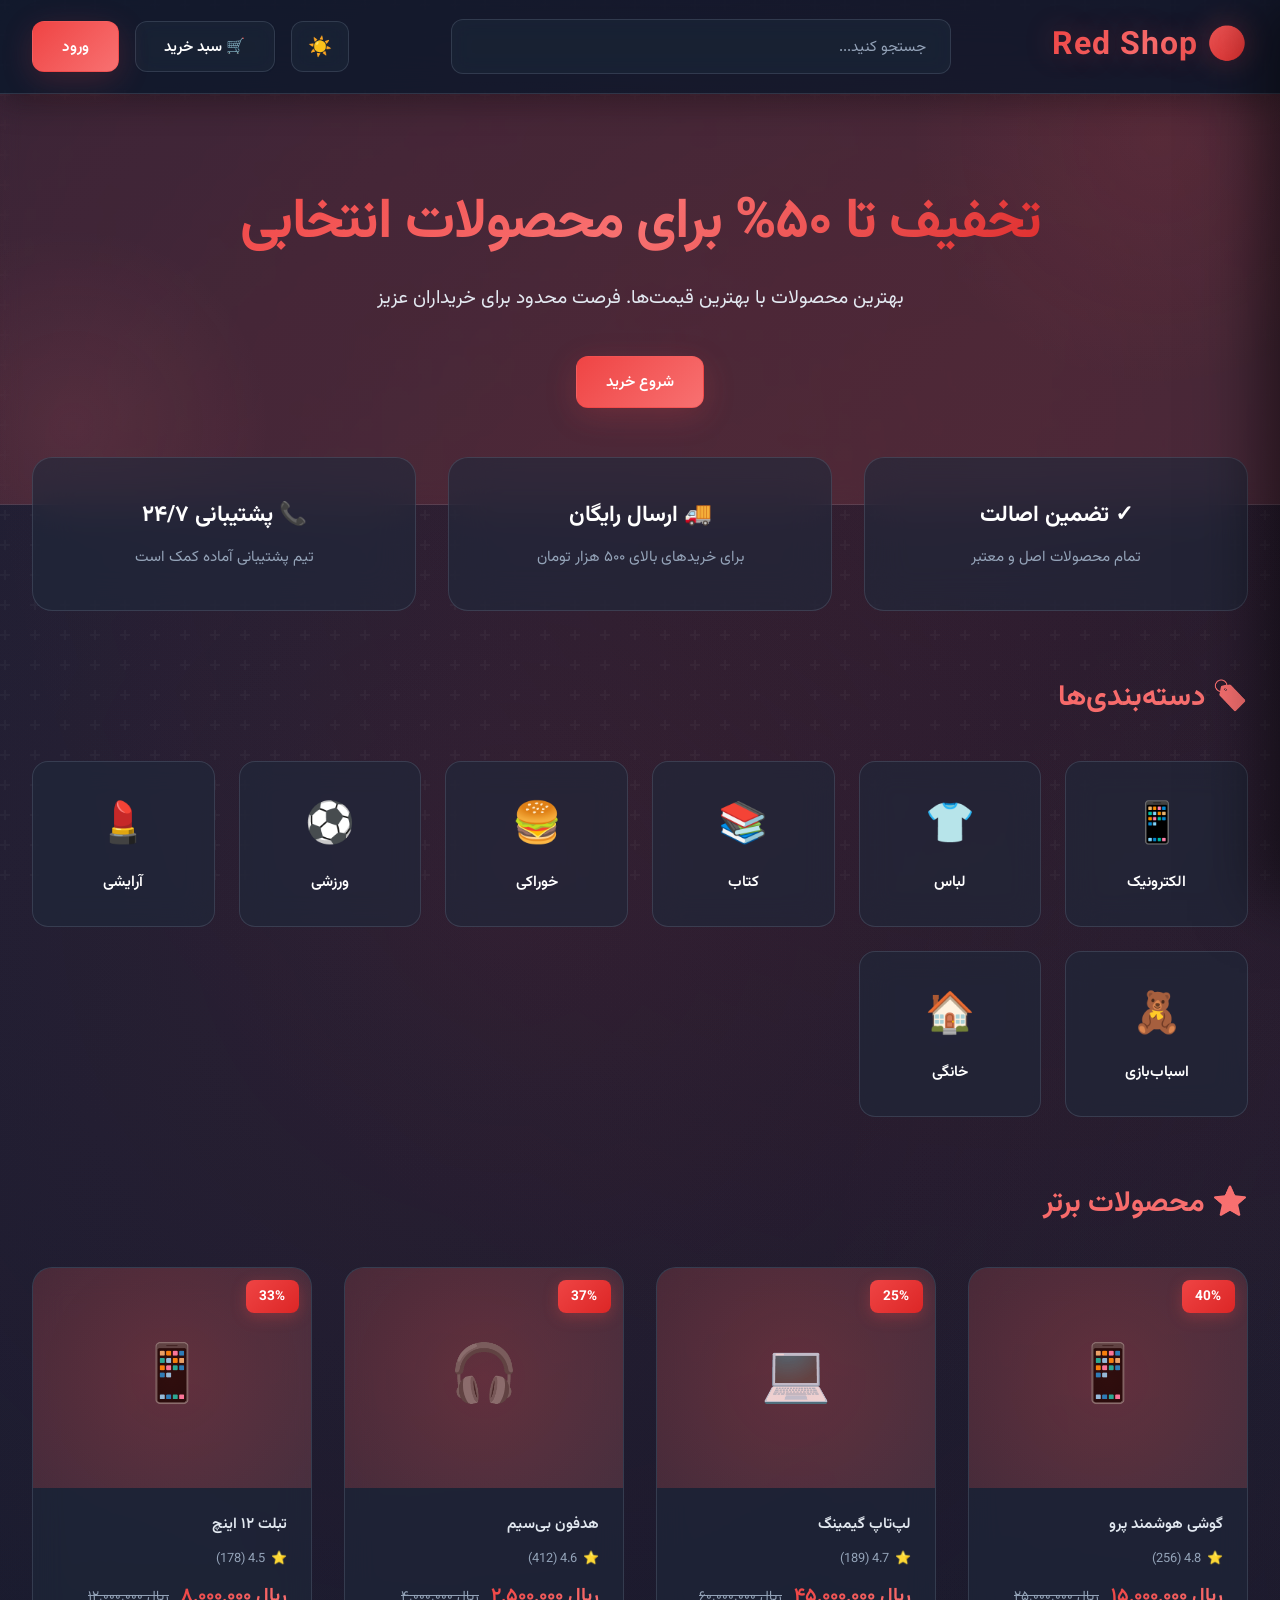
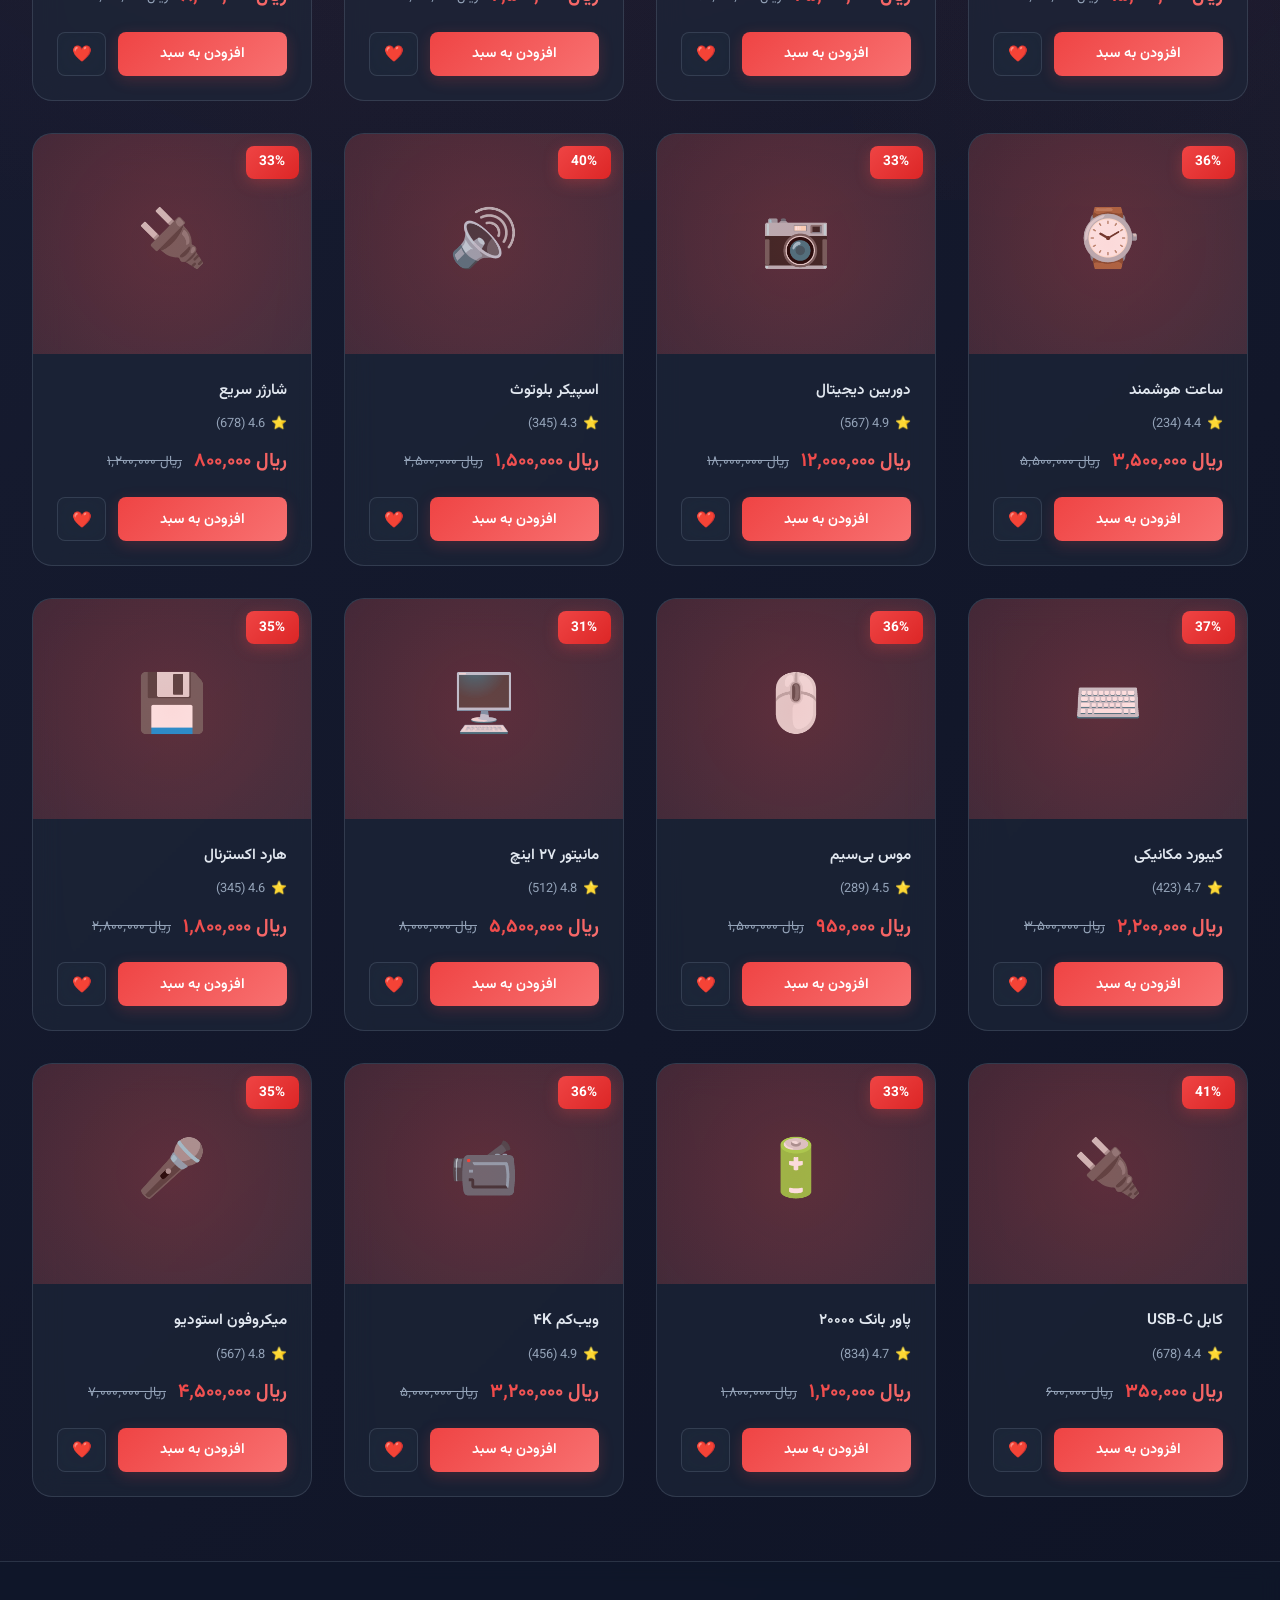
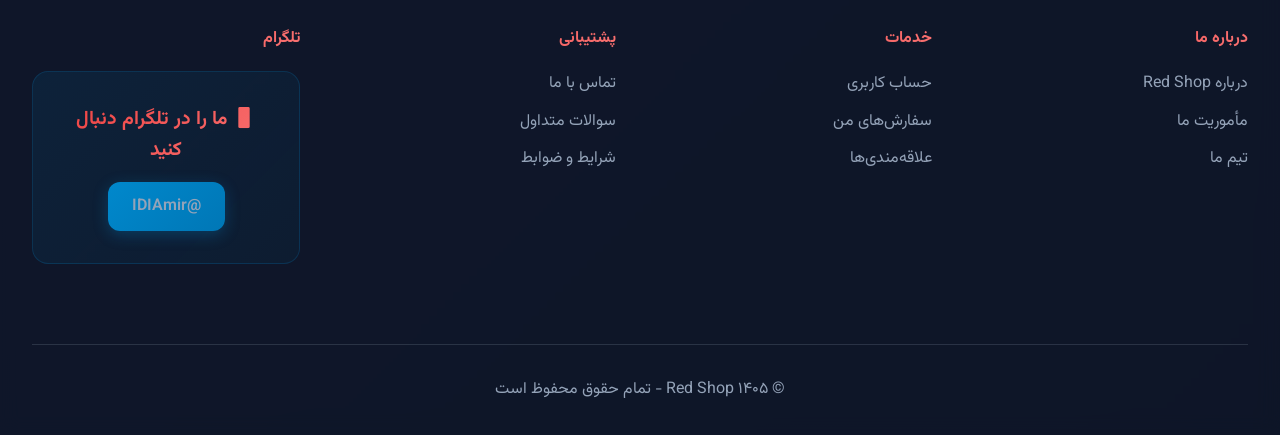
<file: RedShop/redshop.html>
<!DOCTYPE html>
<html lang="fa" dir="rtl">
<head>
    <meta charset="UTF-8">
    <meta name="viewport" content="width=device-width, initial-scale=1.0">
    <title>Red Shop - فروشگاه اینترنتی</title>
    <link href="https://fonts.googleapis.com/css2?family=Vazirmatn:wght@300;400;500;600;700&display=swap" rel="stylesheet">
    <style>
        * {
            margin: 0;
            padding: 0;
            box-sizing: border-box;
        }

        :root {
            --primary: #0f172a;
            --secondary: #1e293b;
            --accent: #ef4444;
            --accent-dark: #dc2626;
            --accent-light: #f87171;
            --text: #ffffff;
            --text-secondary: #e2e8f0;
            --text-muted: #94a3b8;
            --border: rgba(148, 163, 184, 0.2);
            --success: #10b981;
            --warning: #f59e0b;
        }

        body {
            font-family: 'Vazirmatn', sans-serif;
            color: var(--text);
            line-height: 1.6;
            overflow-x: hidden;
            background: linear-gradient(-45deg, #0f172a, #1e293b, #0a0f1f, #1a1f35);
            background-size: 400% 400%;
            animation: gradientShift 15s ease infinite;
            position: relative;
            transition: all 0.4s ease;
        }

        body.light-mode {
            --primary: #ffffff;
            --secondary: #f8fafc;
            --accent: #ef4444;
            --accent-dark: #dc2626;
            --accent-light: #f87171;
            --text: #1e293b;
            --text-secondary: #334155;
            --text-muted: #64748b;
            --border: rgba(15, 23, 42, 0.1);
            background: linear-gradient(-45deg, #f8fafc, #f1f5f9, #ffffff, #e2e8f0);
        }

        @keyframes gradientShift {
            0% { background-position: 0% 50%; }
            50% { background-position: 100% 50%; }
            100% { background-position: 0% 50%; }
        }

        body::before {
            content: '';
            position: fixed;
            top: 0;
            left: 0;
            width: 200%;
            height: 200%;
            background: 
                radial-gradient(circle at 20% 50%, rgba(239, 68, 68, 0.1) 0%, transparent 50%),
                radial-gradient(circle at 80% 80%, rgba(248, 113, 113, 0.1) 0%, transparent 50%),
                radial-gradient(circle at 40% 20%, rgba(220, 38, 38, 0.1) 0%, transparent 50%);
            animation: float 20s ease-in-out infinite;
            pointer-events: none;
            z-index: 0;
        }

        @keyframes float {
            0%, 100% { transform: translate(0, 0) rotate(0deg); }
            25% { transform: translate(50px, -50px) rotate(90deg); }
            50% { transform: translate(100px, 0) rotate(180deg); }
            75% { transform: translate(50px, 50px) rotate(270deg); }
        }

        body::after {
            content: '';
            position: fixed;
            top: 0;
            left: 0;
            width: 100%;
            height: 100%;
            background: url('data:image/svg+xml,<svg width="60" height="60" viewBox="0 0 60 60" xmlns="http://www.w3.org/2000/svg"><g fill="none" fill-rule="evenodd"><g fill="rgba(255,255,255,0.03)"><path d="M36 34v-4h-2v4h-4v2h4v4h2v-4h4v-2h-4zm0-30V0h-2v4h-4v2h4v4h2V6h4V4h-4zM6 34v-4H4v4H0v2h4v4h2v-4h4v-2H6zM6 4V0H4v4H0v2h4v4h2V6h4V4H6z"/></g></g></svg>');
            pointer-events: none;
            z-index: 0;
        }

        body.light-mode::before {
            background: 
                radial-gradient(circle at 20% 50%, rgba(239, 68, 68, 0.05) 0%, transparent 50%),
                radial-gradient(circle at 80% 80%, rgba(248, 113, 113, 0.05) 0%, transparent 50%),
                radial-gradient(circle at 40% 20%, rgba(220, 38, 38, 0.05) 0%, transparent 50%);
        }

        body.light-mode::after {
            background: url('data:image/svg+xml,<svg width="60" height="60" viewBox="0 0 60 60" xmlns="http://www.w3.org/2000/svg"><g fill="none" fill-rule="evenodd"><g fill="rgba(0,0,0,0.02)"><path d="M36 34v-4h-2v4h-4v2h4v4h2v-4h4v-2h-4zm0-30V0h-2v4h-4v2h4v4h2V6h4V4h-4zM6 34v-4H4v4H0v2h4v4h2v-4h4v-2H6zM6 4V0H4v4H0v2h4v4h2V6h4V4H6z"/></g></g></svg>');
        }

        main {
            position: relative;
            z-index: 1;
        }

        header {
            background: rgba(15, 23, 42, 0.7);
            backdrop-filter: blur(20px);
            border-bottom: 1px solid var(--border);
            position: sticky;
            top: 0;
            z-index: 100;
            padding: 1.2rem 2rem;
            box-shadow: 0 8px 32px rgba(0, 0, 0, 0.3);
            transition: all 0.4s ease;
        }

        body.light-mode header {
            background: rgba(248, 250, 252, 0.9);
            box-shadow: 0 8px 32px rgba(0, 0, 0, 0.1);
        }

        .header-container {
            max-width: 1400px;
            margin: 0 auto;
            display: flex;
            align-items: center;
            justify-content: space-between;
            gap: 2rem;
        }

        .logo {
            font-size: 2rem;
            font-weight: 700;
            background: linear-gradient(135deg, #ef4444, #f87171, #dc2626);
            -webkit-background-clip: text;
            -webkit-text-fill-color: transparent;
            white-space: nowrap;
            text-shadow: 0 0 30px rgba(239, 68, 68, 0.3);
            letter-spacing: 1px;
            cursor: pointer;
            transition: all 0.3s ease;
        }

        .logo:hover {
            transform: scale(1.05);
        }

        .search-bar {
            flex: 1;
            max-width: 500px;
            position: relative;
        }

        .search-bar input {
            width: 100%;
            padding: 0.9rem 1.5rem;
            background: rgba(30, 41, 59, 0.6);
            backdrop-filter: blur(10px);
            border: 1px solid var(--border);
            border-radius: 0.75rem;
            color: var(--text);
            font-family: 'Vazirmatn', sans-serif;
            font-size: 0.95rem;
            transition: all 0.3s ease;
        }

        body.light-mode .search-bar input {
            background: rgba(248, 250, 252, 0.8);
            color: var(--text);
        }

        .search-bar input:focus {
            outline: none;
            border-color: var(--accent-light);
            box-shadow: 0 0 20px rgba(239, 68, 68, 0.3), inset 0 0 10px rgba(239, 68, 68, 0.1);
            background: rgba(30, 41, 59, 0.8);
        }

        body.light-mode .search-bar input:focus {
            background: rgba(248, 250, 252, 0.95);
        }

        .search-bar input::placeholder {
            color: var(--text-muted);
        }

        .header-actions {
            display: flex;
            gap: 1rem;
            align-items: center;
        }

        .theme-toggle {
            background: rgba(30, 41, 59, 0.6);
            backdrop-filter: blur(10px);
            border: 1px solid var(--border);
            color: var(--text);
            padding: 0.8rem 1rem;
            border-radius: 0.75rem;
            cursor: pointer;
            transition: all 0.3s ease;
            font-size: 1.2rem;
        }

        .theme-toggle:hover {
            border-color: var(--accent-light);
            background: rgba(239, 68, 68, 0.1);
        }

        .btn {
            padding: 0.8rem 1.8rem;
            border: none;
            border-radius: 0.75rem;
            font-family: 'Vazirmatn', sans-serif;
            font-weight: 600;
            cursor: pointer;
            transition: all 0.3s ease;
            font-size: 0.95rem;
            backdrop-filter: blur(10px);
        }

        .btn-primary {
            background: linear-gradient(135deg, var(--accent), #f87171);
            color: white;
            border: 1px solid rgba(239, 68, 68, 0.3);
            box-shadow: 0 8px 32px rgba(239, 68, 68, 0.2);
        }

        .btn-primary:hover {
            transform: translateY(-3px);
            box-shadow: 0 12px 40px rgba(239, 68, 68, 0.4);
        }

        .btn-secondary {
            background: rgba(30, 41, 59, 0.6);
            border: 1px solid var(--border);
            color: var(--text);
        }

        body.light-mode .btn-secondary {
            background: rgba(248, 250, 252, 0.6);
        }

        .btn-secondary:hover {
            border-color: var(--accent-light);
            background: rgba(239, 68, 68, 0.1);
            transform: translateY(-2px);
        }

        /* PAGE CONTAINER */
        .page {
            display: none;
            animation: fadeIn 0.4s ease;
        }

        .page.active {
            display: block;
        }

        @keyframes fadeIn {
            from { opacity: 0; }
            to { opacity: 1; }
        }

        .page-content {
            max-width: 1400px;
            margin: 0 auto;
            padding: 3rem 2rem;
            position: relative;
            z-index: 2;
        }

        .page-title {
            font-size: 2.5rem;
            font-weight: 700;
            margin-bottom: 2rem;
            background: linear-gradient(135deg, var(--accent), #f87171);
            -webkit-background-clip: text;
            -webkit-text-fill-color: transparent;
        }

        .page-description {
            font-size: 1.1rem;
            color: var(--text-secondary);
            line-height: 1.8;
            margin-bottom: 2rem;
        }

        .content-section {
            background: rgba(30, 41, 59, 0.6);
            backdrop-filter: blur(15px);
            border: 1px solid var(--border);
            border-radius: 1.25rem;
            padding: 2.5rem;
            margin-bottom: 2rem;
            transition: all 0.4s ease;
        }

        body.light-mode .content-section {
            background: rgba(248, 250, 252, 0.7);
        }

        .content-section h3 {
            font-size: 1.4rem;
            margin-bottom: 1rem;
            color: var(--accent-light);
        }

        .content-section p {
            color: var(--text-secondary);
            line-height: 1.8;
            margin-bottom: 1rem;
        }

        .content-section ul {
            list-style: none;
            padding-right: 0;
        }

        .content-section li {
            padding: 0.75rem 0;
            color: var(--text-secondary);
            border-bottom: 1px solid var(--border);
        }

        .content-section li:last-child {
            border-bottom: none;
        }

        .content-section li::before {
            content: '✓ ';
            color: var(--success);
            font-weight: 700;
            margin-left: 0.75rem;
        }

        /* MODAL */
        .modal {
            display: none;
            position: fixed;
            top: 0;
            left: 0;
            width: 100%;
            height: 100%;
            background: rgba(0, 0, 0, 0.7);
            backdrop-filter: blur(5px);
            z-index: 2000;
            align-items: center;
            justify-content: center;
            animation: fadeIn 0.3s ease;
        }

        .modal.active {
            display: flex;
        }

        .modal-content {
            background: rgba(15, 23, 42, 0.95);
            backdrop-filter: blur(20px);
            border: 1px solid var(--border);
            border-radius: 1.5rem;
            padding: 3rem;
            max-width: 450px;
            width: 90%;
            box-shadow: 0 20px 60px rgba(0, 0, 0, 0.5);
            animation: slideUp 0.4s ease;
            transition: all 0.4s ease;
        }

        body.light-mode .modal-content {
            background: rgba(248, 250, 252, 0.98);
        }

        @keyframes slideUp {
            from {
                opacity: 0;
                transform: translateY(50px);
            }
            to {
                opacity: 1;
                transform: translateY(0);
            }
        }

        .modal-header {
            display: flex;
            justify-content: space-between;
            align-items: center;
            margin-bottom: 2rem;
        }

        .modal-title {
            font-size: 1.5rem;
            font-weight: 700;
            background: linear-gradient(135deg, var(--accent), #f87171);
            -webkit-background-clip: text;
            -webkit-text-fill-color: transparent;
        }

        .modal-close {
            background: none;
            border: none;
            color: var(--text-muted);
            font-size: 1.5rem;
            cursor: pointer;
            transition: all 0.3s ease;
        }

        .modal-close:hover {
            color: var(--accent);
            transform: rotate(90deg);
        }

        .form-group {
            margin-bottom: 1.5rem;
        }

        .form-label {
            display: block;
            margin-bottom: 0.5rem;
            font-weight: 600;
            color: var(--text-secondary);
            font-size: 0.9rem;
        }

        .form-input {
            width: 100%;
            padding: 0.9rem 1.2rem;
            background: rgba(30, 41, 59, 0.6);
            backdrop-filter: blur(10px);
            border: 1px solid var(--border);
            border-radius: 0.75rem;
            color: var(--text);
            font-family: 'Vazirmatn', sans-serif;
            font-size: 0.95rem;
            transition: all 0.3s ease;
        }

        body.light-mode .form-input {
            background: rgba(248, 250, 252, 0.8);
            color: var(--text);
        }

        .form-input:focus {
            outline: none;
            border-color: var(--accent-light);
            box-shadow: 0 0 15px rgba(239, 68, 68, 0.2);
            background: rgba(30, 41, 59, 0.8);
        }

        body.light-mode .form-input:focus {
            background: rgba(248, 250, 252, 0.95);
        }

        .form-tabs {
            display: flex;
            gap: 1rem;
            margin-bottom: 2rem;
            border-bottom: 1px solid var(--border);
        }

        .form-tab {
            padding: 0.75rem 1.5rem;
            background: none;
            border: none;
            border-bottom: 2px solid transparent;
            color: var(--text-muted);
            cursor: pointer;
            font-family: 'Vazirmatn', sans-serif;
            font-weight: 600;
            transition: all 0.3s ease;
        }

        .form-tab.active {
            color: var(--accent);
            border-bottom-color: var(--accent);
        }

        .form-content {
            display: none;
        }

        .form-content.active {
            display: block;
            animation: slideUp 0.3s ease;
        }

        .btn-submit {
            width: 100%;
            padding: 1rem;
            background: linear-gradient(135deg, var(--accent), #f87171);
            color: white;
            border: none;
            border-radius: 0.75rem;
            font-family: 'Vazirmatn', sans-serif;
            font-weight: 700;
            font-size: 1rem;
            cursor: pointer;
            transition: all 0.3s ease;
            box-shadow: 0 8px 25px rgba(239, 68, 68, 0.3);
        }

        .btn-submit:hover {
            transform: translateY(-3px);
            box-shadow: 0 12px 35px rgba(239, 68, 68, 0.4);
        }

        .form-footer {
            text-align: center;
            margin-top: 1.5rem;
            color: var(--text-muted);
            font-size: 0.9rem;
        }

        .form-footer a {
            color: var(--accent);
            text-decoration: none;
            cursor: pointer;
            transition: color 0.3s ease;
        }

        .form-footer a:hover {
            color: var(--accent-light);
        }

        /* HERO SECTION */
        .hero {
            background: linear-gradient(135deg, rgba(239, 68, 68, 0.15), rgba(248, 113, 113, 0.15));
            backdrop-filter: blur(10px);
            padding: 6rem 2rem;
            text-align: center;
            border-bottom: 1px solid var(--border);
            position: relative;
            overflow: hidden;
            transition: all 0.4s ease;
        }

        body.light-mode .hero {
            background: linear-gradient(135deg, rgba(239, 68, 68, 0.08), rgba(248, 113, 113, 0.08));
        }

        .hero::before {
            content: '';
            position: absolute;
            top: -50%;
            right: -10%;
            width: 500px;
            height: 500px;
            background: radial-gradient(circle, rgba(239, 68, 68, 0.1) 0%, transparent 70%);
            animation: pulse 4s ease-in-out infinite;
        }

        .hero::after {
            content: '';
            position: absolute;
            bottom: -30%;
            left: -10%;
            width: 400px;
            height: 400px;
            background: radial-gradient(circle, rgba(248, 113, 113, 0.1) 0%, transparent 70%);
            animation: pulse 5s ease-in-out infinite 1s;
        }

        @keyframes pulse {
            0%, 100% { transform: scale(1); opacity: 1; }
            50% { transform: scale(1.1); opacity: 0.8; }
        }

        .hero-content {
            max-width: 900px;
            margin: 0 auto;
            position: relative;
            z-index: 2;
        }

        .hero h1 {
            font-size: 3.5rem;
            font-weight: 700;
            margin-bottom: 1.5rem;
            background: linear-gradient(135deg, #ef4444, #f87171, #dc2626);
            -webkit-background-clip: text;
            -webkit-text-fill-color: transparent;
            line-height: 1.2;
            letter-spacing: -1px;
        }

        .hero p {
            font-size: 1.2rem;
            color: var(--text-secondary);
            margin-bottom: 2.5rem;
            line-height: 1.8;
        }

        /* PROMO CARDS */
        .promo-section {
            max-width: 1400px;
            margin: -3rem auto 3rem;
            padding: 0 2rem;
            display: grid;
            grid-template-columns: repeat(auto-fit, minmax(280px, 1fr));
            gap: 2rem;
            position: relative;
            z-index: 2;
        }

        .promo-card {
            background: rgba(30, 41, 59, 0.6);
            backdrop-filter: blur(20px);
            border: 1px solid var(--border);
            border-radius: 1.25rem;
            padding: 2.5rem;
            text-align: center;
            transition: all 0.4s ease;
            position: relative;
            overflow: hidden;
        }

        body.light-mode .promo-card {
            background: rgba(248, 250, 252, 0.7);
        }

        .promo-card::before {
            content: '';
            position: absolute;
            top: 0;
            left: 0;
            width: 100%;
            height: 100%;
            background: linear-gradient(135deg, rgba(239, 68, 68, 0.1), transparent);
            opacity: 0;
            transition: opacity 0.4s ease;
        }

        .promo-card:hover {
            transform: translateY(-12px);
            border-color: rgba(239, 68, 68, 0.5);
            box-shadow: 0 20px 50px rgba(239, 68, 68, 0.2), inset 0 0 20px rgba(239, 68, 68, 0.05);
            background: rgba(30, 41, 59, 0.8);
        }

        body.light-mode .promo-card:hover {
            background: rgba(248, 250, 252, 0.9);
        }

        .promo-card:hover::before {
            opacity: 1;
        }

        .promo-card h3 {
            font-size: 1.4rem;
            margin-bottom: 0.75rem;
            position: relative;
            z-index: 1;
        }

        .promo-card p {
            color: var(--text-muted);
            font-size: 0.95rem;
            position: relative;
            z-index: 1;
        }

        /* CATEGORIES */
        .categories-section {
            max-width: 1400px;
            margin: 4rem auto;
            padding: 0 2rem;
            position: relative;
            z-index: 2;
        }

        .section-title {
            font-size: 1.8rem;
            font-weight: 700;
            margin-bottom: 2.5rem;
            display: flex;
            align-items: center;
            gap: 0.75rem;
            background: linear-gradient(135deg, #ef4444, #f87171);
            -webkit-background-clip: text;
            -webkit-text-fill-color: transparent;
        }

        .categories-grid {
            display: grid;
            grid-template-columns: repeat(auto-fill, minmax(160px, 1fr));
            gap: 1.5rem;
        }

        .category-card {
            background: rgba(30, 41, 59, 0.6);
            backdrop-filter: blur(15px);
            border: 1px solid var(--border);
            border-radius: 1rem;
            padding: 2rem 1.5rem;
            text-align: center;
            cursor: pointer;
            transition: all 0.3s ease;
            position: relative;
            overflow: hidden;
        }

        body.light-mode .category-card {
            background: rgba(248, 250, 252, 0.7);
        }

        .category-card::before {
            content: '';
            position: absolute;
            top: -50%;
            left: -50%;
            width: 200%;
            height: 200%;
            background: radial-gradient(circle, rgba(239, 68, 68, 0.2) 0%, transparent 70%);
            opacity: 0;
            transition: opacity 0.3s ease;
        }

        .category-card:hover {
            border-color: var(--accent-light);
            background: rgba(239, 68, 68, 0.15);
            transform: scale(1.08) translateY(-5px);
            box-shadow: 0 15px 40px rgba(239, 68, 68, 0.25);
        }

        body.light-mode .category-card:hover {
            background: rgba(239, 68, 68, 0.08);
        }

        .category-card:hover::before {
            opacity: 1;
        }

        .category-icon {
            font-size: 2.5rem;
            margin-bottom: 0.75rem;
            position: relative;
            z-index: 1;
            transition: transform 0.3s ease;
        }

        .category-card:hover .category-icon {
            transform: scale(1.2) rotate(5deg);
        }

        .category-name {
            font-size: 0.95rem;
            font-weight: 600;
            position: relative;
            z-index: 1;
        }

        /* PRODUCTS SECTION */
        .products-section {
            max-width: 1400px;
            margin: 4rem auto;
            padding: 0 2rem;
            position: relative;
            z-index: 2;
        }

        .products-grid {
            display: grid;
            grid-template-columns: repeat(auto-fill, minmax(220px, 1fr));
            gap: 2rem;
        }

        .product-card {
            background: rgba(30, 41, 59, 0.6);
            backdrop-filter: blur(15px);
            border: 1px solid var(--border);
            border-radius: 1.25rem;
            overflow: hidden;
            transition: all 0.4s ease;
            position: relative;
        }

        body.light-mode .product-card {
            background: rgba(248, 250, 252, 0.7);
        }

        .product-card:hover {
            transform: translateY(-12px);
            border-color: rgba(239, 68, 68, 0.5);
            box-shadow: 0 25px 60px rgba(239, 68, 68, 0.3), inset 0 0 20px rgba(239, 68, 68, 0.05);
            background: rgba(30, 41, 59, 0.8);
        }

        body.light-mode .product-card:hover {
            background: rgba(248, 250, 252, 0.9);
        }

        .product-image {
            width: 100%;
            height: 220px;
            background: linear-gradient(135deg, rgba(239, 68, 68, 0.15), rgba(248, 113, 113, 0.15));
            display: flex;
            align-items: center;
            justify-content: center;
            font-size: 3.5rem;
            position: relative;
            overflow: hidden;
        }

        .product-image::before {
            content: '';
            position: absolute;
            top: -50%;
            right: -50%;
            width: 200%;
            height: 200%;
            background: radial-gradient(circle, rgba(239, 68, 68, 0.2) 0%, transparent 70%);
            animation: shimmer 3s ease-in-out infinite;
        }

        @keyframes shimmer {
            0%, 100% { transform: translate(0, 0); }
            50% { transform: translate(50px, 50px); }
        }

        .discount-badge {
            position: absolute;
            top: 12px;
            right: 12px;
            background: linear-gradient(135deg, var(--accent), #dc2626);
            color: white;
            padding: 0.35rem 0.85rem;
            border-radius: 0.5rem;
            font-size: 0.85rem;
            font-weight: 700;
            box-shadow: 0 4px 15px rgba(239, 68, 68, 0.3);
            z-index: 2;
        }

        .product-info {
            padding: 1.5rem;
        }

        .product-name {
            font-size: 0.95rem;
            font-weight: 600;
            margin-bottom: 0.75rem;
            white-space: nowrap;
            overflow: hidden;
            text-overflow: ellipsis;
            color: var(--text-secondary);
        }

        .product-rating {
            display: flex;
            align-items: center;
            gap: 0.35rem;
            margin-bottom: 0.75rem;
            font-size: 0.8rem;
            color: var(--text-muted);
        }

        .star {
            color: var(--warning);
        }

        .product-price {
            display: flex;
            align-items: center;
            gap: 0.75rem;
            margin-bottom: 1.25rem;
        }

        .price {
            font-size: 1.2rem;
            font-weight: 700;
            background: linear-gradient(135deg, var(--accent), #f87171);
            -webkit-background-clip: text;
            -webkit-text-fill-color: transparent;
        }

        .original-price {
            font-size: 0.85rem;
            color: var(--text-muted);
            text-decoration: line-through;
        }

        .product-actions {
            display: flex;
            gap: 0.75rem;
        }

        .btn-add-cart {
            flex: 1;
            background: linear-gradient(135deg, var(--accent), #f87171);
            color: white;
            border: none;
            padding: 0.65rem;
            border-radius: 0.5rem;
            cursor: pointer;
            font-family: 'Vazirmatn', sans-serif;
            font-weight: 600;
            transition: all 0.3s ease;
            font-size: 0.9rem;
            box-shadow: 0 4px 15px rgba(239, 68, 68, 0.2);
        }

        .btn-add-cart:hover {
            transform: translateY(-2px);
            box-shadow: 0 6px 20px rgba(239, 68, 68, 0.4);
        }

        .btn-wishlist {
            background: rgba(30, 41, 59, 0.6);
            backdrop-filter: blur(10px);
            border: 1px solid var(--border);
            color: var(--text);
            padding: 0.65rem 0.85rem;
            border-radius: 0.5rem;
            cursor: pointer;
            transition: all 0.3s ease;
            font-size: 1rem;
        }

        body.light-mode .btn-wishlist {
            background: rgba(248, 250, 252, 0.6);
        }

        .btn-wishlist:hover {
            border-color: var(--danger);
            color: var(--danger);
            background: rgba(239, 68, 68, 0.1);
            transform: scale(1.1);
        }

        /* CART SIDEBAR */
        .cart-sidebar {
            position: fixed;
            right: -450px;
            top: 0;
            width: 450px;
            height: 100vh;
            background: rgba(15, 23, 42, 0.95);
            backdrop-filter: blur(20px);
            border-left: 1px solid var(--border);
            z-index: 1000;
            transition: right 0.4s ease;
            display: flex;
            flex-direction: column;
            overflow-y: auto;
            box-shadow: -20px 0 60px rgba(0, 0, 0, 0.5);
        }

        body.light-mode .cart-sidebar {
            background: rgba(248, 250, 252, 0.98);
        }

        .cart-sidebar.open {
            right: 0;
        }

        .cart-header {
            padding: 2rem;
            border-bottom: 1px solid var(--border);
            display: flex;
            justify-content: space-between;
            align-items: center;
            background: rgba(30, 41, 59, 0.6);
            transition: all 0.4s ease;
        }

        body.light-mode .cart-header {
            background: rgba(248, 250, 252, 0.8);
        }

        .cart-items {
            flex: 1;
            padding: 1.5rem;
            overflow-y: auto;
        }

        .cart-item {
            background: rgba(30, 41, 59, 0.6);
            backdrop-filter: blur(10px);
            padding: 1.25rem;
            border-radius: 0.75rem;
            margin-bottom: 1rem;
            display: flex;
            justify-content: space-between;
            align-items: center;
            border: 1px solid var(--border);
            transition: all 0.3s ease;
        }

        body.light-mode .cart-item {
            background: rgba(248, 250, 252, 0.7);
        }

        .cart-item:hover {
            border-color: var(--accent-light);
            background: rgba(239, 68, 68, 0.1);
        }

        .cart-item-info {
            flex: 1;
        }

        .cart-item-name {
            font-weight: 600;
            margin-bottom: 0.35rem;
            color: var(--text-secondary);
        }

        .cart-item-price {
            background: linear-gradient(135deg, var(--accent), #f87171);
            -webkit-background-clip: text;
            -webkit-text-fill-color: transparent;
            font-weight: 700;
        }

        .cart-item-qty {
            display: flex;
            align-items: center;
            gap: 0.5rem;
            background: rgba(30, 41, 59, 0.8);
            border: 1px solid var(--border);
            border-radius: 0.5rem;
            padding: 0.35rem 0.75rem;
        }

        body.light-mode .cart-item-qty {
            background: rgba(248, 250, 252, 0.8);
        }

        .cart-item-qty button {
            background: none;
            border: none;
            color: var(--accent-light);
            cursor: pointer;
            font-weight: 700;
            transition: all 0.2s ease;
        }

        .cart-item-qty button:hover {
            transform: scale(1.2);
        }

        .cart-footer {
            padding: 2rem;
            border-top: 1px solid var(--border);
            background: rgba(30, 41, 59, 0.6);
            transition: all 0.4s ease;
        }

        body.light-mode .cart-footer {
            background: rgba(248, 250, 252, 0.8);
        }

        .cart-total {
            display: flex;
            justify-content: space-between;
            margin-bottom: 1.5rem;
            font-size: 1.2rem;
            font-weight: 700;
            background: linear-gradient(135deg, rgba(239, 68, 68, 0.1), rgba(248, 113, 113, 0.1));
            padding: 1rem;
            border-radius: 0.75rem;
            border: 1px solid var(--border);
        }

        .btn-checkout {
            width: 100%;
            background: linear-gradient(135deg, var(--success), #059669);
            color: white;
            border: none;
            padding: 1rem;
            border-radius: 0.75rem;
            cursor: pointer;
            font-family: 'Vazirmatn', sans-serif;
            font-weight: 700;
            transition: all 0.3s ease;
            font-size: 0.95rem;
            box-shadow: 0 8px 25px rgba(16, 185, 129, 0.3);
        }

        .btn-checkout:hover {
            transform: translateY(-3px);
            box-shadow: 0 12px 35px rgba(16, 185, 129, 0.4);
        }

        /* FOOTER */
        footer {
            background: rgba(15, 23, 42, 0.7);
            backdrop-filter: blur(10px);
            border-top: 1px solid var(--border);
            padding: 4rem 2rem 2rem;
            margin-top: 4rem;
            position: relative;
            z-index: 2;
            transition: all 0.4s ease;
        }

        body.light-mode footer {
            background: rgba(248, 250, 252, 0.9);
        }

        .footer-content {
            max-width: 1400px;
            margin: 0 auto;
            display: grid;
            grid-template-columns: repeat(auto-fit, minmax(200px, 1fr));
            gap: 3rem;
            margin-bottom: 3rem;
        }

        .footer-section h3 {
            font-size: 1rem;
            margin-bottom: 1.25rem;
            background: linear-gradient(135deg, var(--accent), #f87171);
            -webkit-background-clip: text;
            -webkit-text-fill-color: transparent;
            cursor: pointer;
            transition: all 0.3s ease;
        }

        .footer-section h3:hover {
            transform: translateX(-4px);
        }

        .footer-section ul {
            list-style: none;
        }

        .footer-section li {
            margin-bottom: 0.75rem;
        }

        .footer-section a {
            color: var(--text-muted);
            text-decoration: none;
            cursor: pointer;
            transition: all 0.3s ease;
        }

        .footer-section a:hover {
            color: var(--accent-light);
            transform: translateX(-4px);
        }

        .footer-bottom {
            border-top: 1px solid var(--border);
            padding-top: 2rem;
            text-align: center;
            color: var(--text-muted);
        }

        .telegram-section {
            background: linear-gradient(135deg, rgba(0, 136, 204, 0.1), rgba(0, 136, 204, 0.05));
            border: 1px solid rgba(0, 136, 204, 0.2);
            border-radius: 1rem;
            padding: 2rem;
            text-align: center;
            margin-bottom: 2rem;
        }

        .telegram-section h3 {
            color: #0088cc;
            margin-bottom: 1rem;
            font-size: 1.2rem;
        }

        .telegram-link {
            display: inline-block;
            background: linear-gradient(135deg, #0088cc, #0077b6);
            color: white;
            padding: 0.75rem 1.5rem;
            border-radius: 0.75rem;
            text-decoration: none;
            font-weight: 600;
            transition: all 0.3s ease;
            box-shadow: 0 4px 15px rgba(0, 136, 204, 0.3);
        }

        .telegram-link:hover {
            transform: translateY(-3px);
            box-shadow: 0 6px 20px rgba(0, 136, 204, 0.4);
        }

        /* USER INFO */
        .user-info {
            display: none;
            align-items: center;
            gap: 1rem;
            position: relative;
        }

        .user-info.active {
            display: flex;
        }

        .user-name {
            color: var(--text-secondary);
            font-weight: 600;
        }

        .user-menu {
            display: none;
            position: absolute;
            top: 100%;
            left: 0;
            background: rgba(30, 41, 59, 0.95);
            backdrop-filter: blur(20px);
            border: 1px solid var(--border);
            border-radius: 0.75rem;
            min-width: 200px;
            box-shadow: 0 10px 30px rgba(0, 0, 0, 0.3);
            z-index: 100;
            margin-top: 0.5rem;
            transition: all 0.4s ease;
        }

        body.light-mode .user-menu {
            background: rgba(248, 250, 252, 0.98);
        }

        .user-menu.active {
            display: block;
        }

        .user-menu-item {
            padding: 0.75rem 1.5rem;
            color: var(--text-secondary);
            cursor: pointer;
            transition: all 0.3s ease;
            border-bottom: 1px solid var(--border);
        }

        .user-menu-item:last-child {
            border-bottom: none;
        }

        .user-menu-item:hover {
            background: rgba(239, 68, 68, 0.1);
            color: var(--accent);
        }

        /* RESPONSIVE */
        @media (max-width: 768px) {
            .header-container {
                flex-direction: column;
                gap: 1rem;
            }

            .search-bar {
                max-width: 100%;
            }

            .hero h1 {
                font-size: 2rem;
            }

            .products-grid {
                grid-template-columns: repeat(auto-fill, minmax(150px, 1fr));
                gap: 1rem;
            }

            .cart-sidebar {
                width: 100%;
                right: -100%;
            }

            .promo-section {
                grid-template-columns: 1fr;
            }

            .modal-content {
                padding: 2rem;
            }

            .page-content {
                padding: 2rem 1rem;
            }

            .page-title {
                font-size: 1.8rem;
            }
        }

        /* ANIMATIONS */
        @keyframes slideIn {
            from {
                opacity: 0;
                transform: translateY(30px);
            }
            to {
                opacity: 1;
                transform: translateY(0);
            }
        }

        .product-card {
            animation: slideIn 0.6s ease forwards;
        }

        .product-card:nth-child(1) { animation-delay: 0.1s; }
        .product-card:nth-child(2) { animation-delay: 0.2s; }
        .product-card:nth-child(3) { animation-delay: 0.3s; }
        .product-card:nth-child(4) { animation-delay: 0.4s; }
        .product-card:nth-child(5) { animation-delay: 0.5s; }
        .product-card:nth-child(6) { animation-delay: 0.6s; }
        .product-card:nth-child(7) { animation-delay: 0.7s; }
        .product-card:nth-child(8) { animation-delay: 0.8s; }
    </style>
</head>
<body>
    <main>
        <!-- HEADER -->
        <header>
            <div class="header-container">
                <div class="logo" onclick="showPage('home')">🔴 Red Shop</div>
                <div class="search-bar">
                    <input type="text" placeholder="جستجو کنید...">
                </div>
                <div class="header-actions">
                    <button class="theme-toggle" onclick="toggleTheme()" title="تغییر تم">🌙</button>
                    <button class="btn btn-secondary" onclick="toggleCart()">🛒 سبد خرید</button>
                    <div class="user-info" id="userInfo">
                        <span class="user-name" id="userName"></span>
                        <button style="background: none; border: none; color: var(--accent); cursor: pointer; font-size: 1.2rem;" onclick="toggleUserMenu()">⚙️</button>
                        <div class="user-menu" id="userMenu">
                            <div class="user-menu-item" onclick="showPage('profile')">پروفایل</div>
                            <div class="user-menu-item" onclick="showPage('orders')">سفارش‌های من</div>
                            <div class="user-menu-item" onclick="showPage('wishlist')">علاقه‌مندی‌ها</div>
                            <div class="user-menu-item" onclick="logout()">خروج</div>
                        </div>
                    </div>
                    <button class="btn btn-primary" id="loginBtn" onclick="openLoginModal()">ورود</button>
                </div>
            </div>
        </header>

        <!-- HOME PAGE -->
        <div class="page active" id="homePage">
            <!-- HERO SECTION -->
            <section class="hero">
                <div class="hero-content">
                    <h1>تخفیف تا ۵۰% برای محصولات انتخابی</h1>
                    <p>بهترین محصولات با بهترین قیمت‌ها. فرصت محدود برای خریداران عزیز</p>
                    <button class="btn btn-primary">شروع خرید</button>
                </div>
            </section>

            <!-- PROMO CARDS -->
            <section class="promo-section">
                <div class="promo-card">
                    <h3>✓ تضمین اصالت</h3>
                    <p>تمام محصولات اصل و معتبر</p>
                </div>
                <div class="promo-card">
                    <h3>🚚 ارسال رایگان</h3>
                    <p>برای خریدهای بالای ۵۰۰ هزار تومان</p>
                </div>
                <div class="promo-card">
                    <h3>📞 پشتیبانی ۲۴/۷</h3>
                    <p>تیم پشتیبانی آماده کمک است</p>
                </div>
            </section>

            <!-- CATEGORIES -->
            <section class="categories-section">
                <h2 class="section-title">🏷️ دسته‌بندی‌ها</h2>
                <div class="categories-grid">
                    <div class="category-card">
                        <div class="category-icon">📱</div>
                        <div class="category-name">الکترونیک</div>
                    </div>
                    <div class="category-card">
                        <div class="category-icon">👕</div>
                        <div class="category-name">لباس</div>
                    </div>
                    <div class="category-card">
                        <div class="category-icon">📚</div>
                        <div class="category-name">کتاب</div>
                    </div>
                    <div class="category-card">
                        <div class="category-icon">🍔</div>
                        <div class="category-name">خوراکی</div>
                    </div>
                    <div class="category-card">
                        <div class="category-icon">⚽</div>
                        <div class="category-name">ورزشی</div>
                    </div>
                    <div class="category-card">
                        <div class="category-icon">💄</div>
                        <div class="category-name">آرایشی</div>
                    </div>
                    <div class="category-card">
                        <div class="category-icon">🧸</div>
                        <div class="category-name">اسباب‌بازی</div>
                    </div>
                    <div class="category-card">
                        <div class="category-icon">🏠</div>
                        <div class="category-name">خانگی</div>
                    </div>
                </div>
            </section>

            <!-- PRODUCTS -->
            <section class="products-section">
                <h2 class="section-title">⭐ محصولات برتر</h2>
                <div class="products-grid" id="productsGrid">
                    <div class="product-card">
                        <div class="product-image">📱<div class="discount-badge">40%</div></div>
                        <div class="product-info">
                            <div class="product-name">گوشی هوشمند پرو</div>
                            <div class="product-rating"><span class="star">⭐</span><span>4.8 (256)</span></div>
                            <div class="product-price"><span class="price">15,000,000 تومان</span><span class="original-price">25,000,000 تومان</span></div>
                            <div class="product-actions">
                                <button class="btn-add-cart" onclick="addToCart(1)">افزودن به سبد</button>
                                <button class="btn-wishlist" onclick="toggleWishlist(this)">❤️</button>
                            </div>
                        </div>
                    </div>
                    <div class="product-card">
                        <div class="product-image">💻<div class="discount-badge">25%</div></div>
                        <div class="product-info">
                            <div class="product-name">لپ‌تاپ گیمینگ</div>
                            <div class="product-rating"><span class="star">⭐</span><span>4.7 (189)</span></div>
                            <div class="product-price"><span class="price">45,000,000 تومان</span><span class="original-price">60,000,000 تومان</span></div>
                            <div class="product-actions">
                                <button class="btn-add-cart" onclick="addToCart(2)">افزودن به سبد</button>
                                <button class="btn-wishlist" onclick="toggleWishlist(this)">❤️</button>
                            </div>
                        </div>
                    </div>
                    <div class="product-card">
                        <div class="product-image">🎧<div class="discount-badge">37%</div></div>
                        <div class="product-info">
                            <div class="product-name">هدفون بی‌سیم</div>
                            <div class="product-rating"><span class="star">⭐</span><span>4.6 (412)</span></div>
                            <div class="product-price"><span class="price">2,500,000 تومان</span><span class="original-price">4,000,000 تومان</span></div>
                            <div class="product-actions">
                                <button class="btn-add-cart" onclick="addToCart(3)">افزودن به سبد</button>
                                <button class="btn-wishlist" onclick="toggleWishlist(this)">❤️</button>
                            </div>
                        </div>
                    </div>
                    <div class="product-card">
                        <div class="product-image">📱<div class="discount-badge">33%</div></div>
                        <div class="product-info">
                            <div class="product-name">تبلت ۱۲ اینچ</div>
                            <div class="product-rating"><span class="star">⭐</span><span>4.5 (178)</span></div>
                            <div class="product-price"><span class="price">8,000,000 تومان</span><span class="original-price">12,000,000 تومان</span></div>
                            <div class="product-actions">
                                <button class="btn-add-cart" onclick="addToCart(4)">افزودن به سبد</button>
                                <button class="btn-wishlist" onclick="toggleWishlist(this)">❤️</button>
                            </div>
                        </div>
                    </div>
                    <div class="product-card">
                        <div class="product-image">⌚<div class="discount-badge">36%</div></div>
                        <div class="product-info">
                            <div class="product-name">ساعت هوشمند</div>
                            <div class="product-rating"><span class="star">⭐</span><span>4.4 (234)</span></div>
                            <div class="product-price"><span class="price">3,500,000 تومان</span><span class="original-price">5,500,000 تومان</span></div>
                            <div class="product-actions">
                                <button class="btn-add-cart" onclick="addToCart(5)">افزودن به سبد</button>
                                <button class="btn-wishlist" onclick="toggleWishlist(this)">❤️</button>
                            </div>
                        </div>
                    </div>
                    <div class="product-card">
                        <div class="product-image">📷<div class="discount-badge">33%</div></div>
                        <div class="product-info">
                            <div class="product-name">دوربین دیجیتال</div>
                            <div class="product-rating"><span class="star">⭐</span><span>4.9 (567)</span></div>
                            <div class="product-price"><span class="price">12,000,000 تومان</span><span class="original-price">18,000,000 تومان</span></div>
                            <div class="product-actions">
                                <button class="btn-add-cart" onclick="addToCart(6)">افزودن به سبد</button>
                                <button class="btn-wishlist" onclick="toggleWishlist(this)">❤️</button>
                            </div>
                        </div>
                    </div>
                    <div class="product-card">
                        <div class="product-image">🔊<div class="discount-badge">40%</div></div>
                        <div class="product-info">
                            <div class="product-name">اسپیکر بلوتوث</div>
                            <div class="product-rating"><span class="star">⭐</span><span>4.3 (345)</span></div>
                            <div class="product-price"><span class="price">1,500,000 تومان</span><span class="original-price">2,500,000 تومان</span></div>
                            <div class="product-actions">
                                <button class="btn-add-cart" onclick="addToCart(7)">افزودن به سبد</button>
                                <button class="btn-wishlist" onclick="toggleWishlist(this)">❤️</button>
                            </div>
                        </div>
                    </div>
                    <div class="product-card">
                        <div class="product-image">🔌<div class="discount-badge">33%</div></div>
                        <div class="product-info">
                            <div class="product-name">شارژر سریع</div>
                            <div class="product-rating"><span class="star">⭐</span><span>4.6 (678)</span></div>
                            <div class="product-price"><span class="price">800,000 تومان</span><span class="original-price">1,200,000 تومان</span></div>
                            <div class="product-actions">
                                <button class="btn-add-cart" onclick="addToCart(8)">افزودن به سبد</button>
                                <button class="btn-wishlist" onclick="toggleWishlist(this)">❤️</button>
                            </div>
                        </div>
                    </div>
                </div>
            </section>
        </div>

        <!-- ABOUT PAGE -->
        <div class="page" id="aboutPage">
            <div class="page-content">
                <h1 class="page-title">درباره Red Shop</h1>
                <p class="page-description">Red Shop یک فروشگاه اینترنتی مدرن و قابل اعتماد است که با هدف ارائه بهترین محصولات و خدمات به مشتریان تاسیس شده است.</p>
                
                <div class="content-section">
                    <h3>تاریخچه ما</h3>
                    <p>Red Shop در سال ۱۴۰۲ با تیمی متخصص و پرتلاش شروع به فعالیت کرد. ما باور داریم که تجارت الکترونیکی باید شفاف، قابل اعتماد و مشتری‌محور باشد.</p>
                    <p>امروزه ما میلیون‌ها مشتری راضی در سراسر کشور داریم و هر روز تلاش می‌کنیم تا خدمات بهتری ارائه دهیم.</p>
                </div>

                <div class="content-section">
                    <h3>ارزش‌های ما</h3>
                    <ul>
                        <li>کیفیت و اصالت محصولات</li>
                        <li>رضایت مشتری در اولویت</li>
                        <li>شفافیت و صادقانگی</li>
                        <li>نوآوری و بهبود مستمر</li>
                        <li>پشتیبانی عالی</li>
                    </ul>
                </div>
            </div>
        </div>

        <!-- MISSION PAGE -->
        <div class="page" id="missionPage">
            <div class="page-content">
                <h1 class="page-title">مأموریت ما</h1>
                <p class="page-description">مأموریت Red Shop ارائه بهترین تجربه خریداری آنلاین برای تمام مشتریان است.</p>
                
                <div class="content-section">
                    <h3>چشم‌انداز</h3>
                    <p>ما می‌خواهیم بزرگ‌ترین و معتبرترین فروشگاه اینترنتی در منطقه باشیم که مشتریان به ما اعتماد کنند.</p>
                </div>

                <div class="content-section">
                    <h3>اهداف ما</h3>
                    <ul>
                        <li>ارائه محصولات با کیفیت بالا</li>
                        <li>قیمت‌های رقابتی و منصفانه</li>
                        <li>خدمات پس از فروش عالی</li>
                        <li>تحویل سریع و ایمن</li>
                        <li>تجربه خریداری لذت‌بخش</li>
                    </ul>
                </div>
            </div>
        </div>

        <!-- TEAM PAGE -->
        <div class="page" id="teamPage">
            <div class="page-content">
                <h1 class="page-title">تیم ما</h1>
                <p class="page-description">Red Shop توسط تیمی متخصص و پرتلاش اداره می‌شود که هر روز برای بهتر شدن تلاش می‌کند.</p>
                
                <div class="content-section">
                    <h3>اعضای تیم</h3>
                    <ul>
                        <li>مدیریت: تیم مدیریتی با تجربه</li>
                        <li>فروش: متخصصان فروش و مشاوره</li>
                        <li>پشتیبانی: تیم پشتیبانی ۲۴/۷</li>
                        <li>لجستیک: تیم تحویل و لجستیک</li>
                        <li>فناوری: متخصصان فناوری و برنامه‌نویسی</li>
                    </ul>
                </div>

                <div class="content-section">
                    <h3>فرهنگ شرکتی</h3>
                    <p>ما باور داریم که تیم قوی و متحد می‌تواند کارهای بزرگ انجام دهد. فرهنگ شرکتی ما بر پایه احترام، تعاون و نوآوری است.</p>
                </div>
            </div>
        </div>

        <!-- SERVICES PAGE -->
        <div class="page" id="servicesPage">
            <div class="page-content">
                <h1 class="page-title">خدمات ما</h1>
                <p class="page-description">Red Shop انواع خدمات مختلفی را برای راحتی مشتریان ارائه می‌دهد.</p>
                
                <div class="content-section">
                    <h3>خدمات اصلی</h3>
                    <ul>
                        <li>فروش محصولات اصل و معتبر</li>
                        <li>ارسال سریع و ایمن</li>
                        <li>بازگشت و تعویض محصول</li>
                        <li>گارانتی و خدمات پس از فروش</li>
                        <li>مشاوره و کمک خریداری</li>
                    </ul>
                </div>

                <div class="content-section">
                    <h3>خدمات ویژه</h3>
                    <ul>
                        <li>خریدهای عمده‌ای</li>
                        <li>خدمات شرکتی</li>
                        <li>سفارش‌های سفارشی</li>
                        <li>برنامه وفاداری</li>
                        <li>تخفیف‌های ویژه</li>
                    </ul>
                </div>
            </div>
        </div>

        <!-- ACCOUNT PAGE -->
        <div class="page" id="profilePage">
            <div class="page-content">
                <h1 class="page-title">حساب کاربری</h1>
                <p class="page-description">مدیریت اطلاعات شخصی و تنظیمات حساب خود.</p>
                
                <div class="content-section">
                    <h3>اطلاعات شخصی</h3>
                    <p>نام: <span id="profileName">-</span></p>
                    <p>شماره تلفن: <span id="profilePhone">-</span></p>
                </div>

                <div class="content-section">
                    <h3>تنظیمات</h3>
                    <ul>
                        <li>ویرایش اطلاعات شخصی</li>
                        <li>تغییر رمز عبور</li>
                        <li>مدیریت آدرس‌های تحویل</li>
                        <li>تنظیمات اطلاع‌رسانی</li>
                        <li>حریم خصوصی</li>
                    </ul>
                </div>
            </div>
        </div>

        <!-- ORDERS PAGE -->
        <div class="page" id="ordersPage">
            <div class="page-content">
                <h1 class="page-title">سفارش‌های من</h1>
                <p class="page-description">مشاهده و ردیابی سفارش‌های شما.</p>
                
                <div class="content-section">
                    <h3>سفارش‌های فعال</h3>
                    <p>شما هنوز سفارشی ندارید.</p>
                </div>

                <div class="content-section">
                    <h3>سفارش‌های تکمیل‌شده</h3>
                    <p>تمام سفارش‌های تکمیل‌شده شما اینجا نمایش داده می‌شود.</p>
                </div>
            </div>
        </div>

        <!-- WISHLIST PAGE -->
        <div class="page" id="wishlistPage">
            <div class="page-content">
                <h1 class="page-title">علاقه‌مندی‌ها</h1>
                <p class="page-description">محصولات مورد علاقه‌ی شما.</p>
                
                <div class="content-section">
                    <h3>محصولات ذخیره‌شده</h3>
                    <p>هنوز محصولی به علاقه‌مندی‌های خود اضافه نکرده‌اید.</p>
                </div>
            </div>
        </div>

        <!-- CONTACT PAGE -->
        <div class="page" id="contactPage">
            <div class="page-content">
                <h1 class="page-title">تماس با ما</h1>
                <p class="page-description">ما همیشه برای شنیدن نظرات و پیشنهادات شما آماده هستیم.</p>
                
                <div class="content-section">
                    <h3>راه‌های تماس</h3>
                    <ul>
                        <li>تلفن: ۰۲۱-۱۲۳۴۵۶۷۸</li>
                        <li>ایمیل: info@redshop.com</li>
                        <li>تلگرام: @IDIAmir</li>
                        <li>اینستاگرام: @redshop_official</li>
                        <li>آدرس: تهران، خیابان انقلاب</li>
                    </ul>
                </div>

                <div class="content-section">
                    <h3>ساعات کاری</h3>
                    <ul>
                        <li>شنبه تا پنج‌شنبه: ۹ صبح تا ۶ شام</li>
                        <li>جمعه: ۱۰ صبح تا ۴ عصر</li>
                        <li>پشتیبانی آنلاین: ۲۴/۷</li>
                    </ul>
                </div>
            </div>
        </div>

        <!-- FAQ PAGE -->
        <div class="page" id="faqPage">
            <div class="page-content">
                <h1 class="page-title">سوالات متداول</h1>
                <p class="page-description">پاسخ به سوالات رایج مشتریان.</p>
                
                <div class="content-section">
                    <h3>چگونه می‌توانم سفارش دهم؟</h3>
                    <p>برای سفارش دادن، ابتدا ثبت نام کنید، سپس محصولات را به سبد خود اضافه کنید و در نهایت اطلاعات تحویل و پرداخت را تکمیل کنید.</p>
                </div>

                <div class="content-section">
                    <h3>هزینه ارسال چقدر است؟</h3>
                    <p>ارسال برای خریدهای بالای ۵۰۰ هزار تومان رایگان است. برای خریدهای کمتر، هزینه ارسال ۲۵ هزار تومان است.</p>
                </div>

                <div class="content-section">
                    <h3>آیا می‌توانم محصول را برگردانم؟</h3>
                    <p>بله، شما می‌توانید محصول را تا ۷ روز پس از دریافت برگردانید. محصول باید در شرایط اصلی باشد.</p>
                </div>

                <div class="content-section">
                    <h3>چگونه می‌توانم سفارش خود را ردیابی کنم؟</h3>
                    <p>پس از ثبت سفارش، کد ردیابی به ایمیل شما ارسال می‌شود. می‌توانید از این کد برای ردیابی استفاده کنید.</p>
                </div>

                <div class="content-section">
                    <h3>روش‌های پرداخت کدام‌ها هستند؟</h3>
                    <p>ما روش‌های پرداخت زیر را پذیرفته‌ایم: کارت اعتباری، درگاه بانکی، کیف پول دیجیتال و پرداخت در محل.</p>
                </div>
            </div>
        </div>

        <!-- TERMS PAGE -->
        <div class="page" id="termsPage">
            <div class="page-content">
                <h1 class="page-title">شرایط و ضوابط</h1>
                <p class="page-description">لطفاً قبل از استفاده از Red Shop، شرایط و ضوابط را بخوانید.</p>
                
                <div class="content-section">
                    <h3>شرایط استفاده</h3>
                    <p>با استفاده از Red Shop، شما موافقت می‌کنید که تمام شرایط و ضوابط را قبول کرده‌اید. اگر با این شرایط موافق نیستید، لطفاً از استفاده از سایت خودداری کنید.</p>
                </div>

                <div class="content-section">
                    <h3>حقوق و مسئولیت‌ها</h3>
                    <ul>
                        <li>Red Shop حق دارد شرایط را هر زمان تغییر دهد</li>
                        <li>کاربران مسئول رفتار خود هستند</li>
                        <li>Red Shop مسئول خسارت‌های غیرمستقیم نیست</li>
                        <li>تمام محتوای سایت متعلق به Red Shop است</li>
                    </ul>
                </div>

                <div class="content-section">
                    <h3>حریم خصوصی</h3>
                    <p>Red Shop اطلاعات شخصی شما را محافظت می‌کند. ما اطلاعات شما را بدون رضایت شما با سوم شخص‌ها به اشتراک نمی‌گذاریم.</p>
                </div>

                <div class="content-section">
                    <h3>مسئولیت قانونی</h3>
                    <p>Red Shop تمام قوانین و مقررات مربوطه را رعایت می‌کند. کاربران نیز مسئول رعایت قوانین هستند.</p>
                </div>
            </div>
        </div>
    </main>

    <!-- LOGIN/REGISTER MODAL -->
    <div class="modal" id="authModal">
        <div class="modal-content">
            <div class="modal-header">
                <h2 class="modal-title">Red Shop</h2>
                <button class="modal-close" onclick="closeAuthModal()">✕</button>
            </div>

            <div class="form-tabs">
                <button class="form-tab active" onclick="switchTab('login')">ورود</button>
                <button class="form-tab" onclick="switchTab('register')">ثبت نام</button>
            </div>

            <!-- LOGIN FORM -->
            <div class="form-content active" id="loginForm">
                <form onsubmit="handleLogin(event)">
                    <div class="form-group">
                        <label class="form-label">شماره تلفن</label>
                        <input type="tel" class="form-input" placeholder="09xxxxxxxxx" required id="loginPhone">
                    </div>
                    <div class="form-group">
                        <label class="form-label">رمز عبور</label>
                        <input type="password" class="form-input" placeholder="رمز عبور خود را وارد کنید" required id="loginPassword">
                    </div>
                    <button type="submit" class="btn-submit">ورود</button>
                </form>
                <div class="form-footer">
                    حساب ندارید؟ <a onclick="switchTab('register')">ثبت نام کنید</a>
                </div>
            </div>

            <!-- REGISTER FORM -->
            <div class="form-content" id="registerForm">
                <form onsubmit="handleRegister(event)">
                    <div class="form-group">
                        <label class="form-label">نام کامل</label>
                        <input type="text" class="form-input" placeholder="نام خود را وارد کنید" required id="registerName">
                    </div>
                    <div class="form-group">
                        <label class="form-label">شماره تلفن</label>
                        <input type="tel" class="form-input" placeholder="09xxxxxxxxx" required id="registerPhone">
                    </div>
                    <div class="form-group">
                        <label class="form-label">رمز عبور</label>
                        <input type="password" class="form-input" placeholder="رمز عبور قوی انتخاب کنید" required id="registerPassword">
                    </div>
                    <div class="form-group">
                        <label class="form-label">تایید رمز عبور</label>
                        <input type="password" class="form-input" placeholder="رمز عبور را دوباره وارد کنید" required id="registerPasswordConfirm">
                    </div>
                    <button type="submit" class="btn-submit">ثبت نام</button>
                </form>
                <div class="form-footer">
                    حساب دارید؟ <a onclick="switchTab('login')">وارد شوید</a>
                </div>
            </div>
        </div>
    </div>

    <!-- CART SIDEBAR -->
    <div class="cart-sidebar" id="cartSidebar">
        <div class="cart-header">
            <h2>سبد خرید</h2>
            <button onclick="toggleCart()" style="background: none; border: none; color: white; font-size: 1.5rem; cursor: pointer; transition: all 0.3s ease;" onmouseover="this.style.transform='rotate(90deg)'" onmouseout="this.style.transform='rotate(0)'">✕</button>
        </div>
        <div class="cart-items" id="cartItems">
            <p style="text-align: center; color: var(--text-muted);">سبد خرید خالی است</p>
        </div>
        <div class="cart-footer">
            <div class="cart-total">
                <span>جمع کل:</span>
                <span id="cartTotal">۰ تومان</span>
            </div>
            <button class="btn-checkout">تکمیل خرید</button>
        </div>
    </div>

    <!-- FOOTER -->
    <footer>
        <div class="footer-content">
            <div class="footer-section">
                <h3 onclick="showPage('about')">درباره ما</h3>
                <ul>
                    <li><a onclick="showPage('about')">درباره Red Shop</a></li>
                    <li><a onclick="showPage('mission')">مأموریت ما</a></li>
                    <li><a onclick="showPage('team')">تیم ما</a></li>
                </ul>
            </div>
            <div class="footer-section">
                <h3 onclick="showPage('services')">خدمات</h3>
                <ul>
                    <li><a onclick="showPage('profile')">حساب کاربری</a></li>
                    <li><a onclick="showPage('orders')">سفارش‌های من</a></li>
                    <li><a onclick="showPage('wishlist')">علاقه‌مندی‌ها</a></li>
                </ul>
            </div>
            <div class="footer-section">
                <h3 onclick="showPage('contact')">پشتیبانی</h3>
                <ul>
                    <li><a onclick="showPage('contact')">تماس با ما</a></li>
                    <li><a onclick="showPage('faq')">سوالات متداول</a></li>
                    <li><a onclick="showPage('terms')">شرایط و ضوابط</a></li>
                </ul>
            </div>
            <div class="footer-section">
                <h3>تلگرام</h3>
                <div class="telegram-section">
                    <h3>📱 ما را در تلگرام دنبال کنید</h3>
                    <a href="https://t.me/IDIAmir" target="_blank" class="telegram-link">@IDIAmir</a>
                </div>
            </div>
        </div>
        <div class="footer-bottom">
            <p>© ۱۴۰۵ Red Shop - تمام حقوق محفوظ است</p>
        </div>
    </footer>

    <script>
        // Sample products data
        const products = [
            { id: 1, name: 'گوشی هوشمند پرو', price: 15000000, originalPrice: 25000000, discount: 40, rating: 4.8, reviews: 256, emoji: '📱' },
            { id: 2, name: 'لپ‌تاپ گیمینگ', price: 45000000, originalPrice: 60000000, discount: 25, rating: 4.7, reviews: 189, emoji: '💻' },
            { id: 3, name: 'هدفون بی‌سیم', price: 2500000, originalPrice: 4000000, discount: 37, rating: 4.6, reviews: 412, emoji: '🎧' },
            { id: 4, name: 'تبلت ۱۲ اینچ', price: 8000000, originalPrice: 12000000, discount: 33, rating: 4.5, reviews: 178, emoji: '📱' },
            { id: 5, name: 'ساعت هوشمند', price: 3500000, originalPrice: 5500000, discount: 36, rating: 4.4, reviews: 234, emoji: '⌚' },
            { id: 6, name: 'دوربین دیجیتال', price: 12000000, originalPrice: 18000000, discount: 33, rating: 4.9, reviews: 567, emoji: '📷' },
            { id: 7, name: 'اسپیکر بلوتوث', price: 1500000, originalPrice: 2500000, discount: 40, rating: 4.3, reviews: 345, emoji: '🔊' },
            { id: 8, name: 'شارژر سریع', price: 800000, originalPrice: 1200000, discount: 33, rating: 4.6, reviews: 678, emoji: '🔌' },
            { id: 9, name: 'کیبورد مکانیکی', price: 2200000, originalPrice: 3500000, discount: 37, rating: 4.7, reviews: 423, emoji: '⌨️' },
            { id: 10, name: 'موس بی‌سیم', price: 950000, originalPrice: 1500000, discount: 36, rating: 4.5, reviews: 289, emoji: '🖱️' },
            { id: 11, name: 'مانیتور ۲۷ اینچ', price: 5500000, originalPrice: 8000000, discount: 31, rating: 4.8, reviews: 512, emoji: '🖥️' },
            { id: 12, name: 'هارد اکسترنال', price: 1800000, originalPrice: 2800000, discount: 35, rating: 4.6, reviews: 345, emoji: '💾' },
            { id: 13, name: 'کابل USB-C', price: 350000, originalPrice: 600000, discount: 41, rating: 4.4, reviews: 678, emoji: '🔌' },
            { id: 14, name: 'پاور بانک ۲۰۰۰۰', price: 1200000, originalPrice: 1800000, discount: 33, rating: 4.7, reviews: 834, emoji: '🔋' },
            { id: 15, name: 'ویب‌کم ۴K', price: 3200000, originalPrice: 5000000, discount: 36, rating: 4.9, reviews: 456, emoji: '📹' },
            { id: 16, name: 'میکروفون استودیو', price: 4500000, originalPrice: 7000000, discount: 35, rating: 4.8, reviews: 567, emoji: '🎤' },
        ];

        let cart = [];
        let currentUser = null;
        let users = JSON.parse(localStorage.getItem('redshop_users')) || [];

        // Theme toggle
        function toggleTheme() {
            document.body.classList.toggle('light-mode');
            const isDark = !document.body.classList.contains('light-mode');
            localStorage.setItem('redshop_theme', isDark ? 'dark' : 'light');
            updateThemeButton();
        }

        function updateThemeButton() {
            const btn = document.querySelector('.theme-toggle');
            const isDark = !document.body.classList.contains('light-mode');
            btn.textContent = isDark ? '☀️' : '🌙';
        }

        // Page navigation
        function showPage(pageName) {
            if (!currentUser && pageName !== 'home' && pageName !== 'about' && pageName !== 'mission' && pageName !== 'team' && pageName !== 'services' && pageName !== 'contact' && pageName !== 'faq' && pageName !== 'terms') {
                alert('لطفاً ابتدا وارد شوید');
                openLoginModal();
                return;
            }

            document.querySelectorAll('.page').forEach(page => page.classList.remove('active'));
            const pageMap = {
                'home': 'homePage',
                'about': 'aboutPage',
                'mission': 'missionPage',
                'team': 'teamPage',
                'services': 'servicesPage',
                'profile': 'profilePage',
                'orders': 'ordersPage',
                'wishlist': 'wishlistPage',
                'contact': 'contactPage',
                'faq': 'faqPage',
                'terms': 'termsPage'
            };

            const pageId = pageMap[pageName];
            if (pageId) {
                document.getElementById(pageId).classList.add('active');
                if (pageName === 'profile' && currentUser) {
                    document.getElementById('profileName').textContent = currentUser.name;
                    document.getElementById('profilePhone').textContent = currentUser.phone;
                }
            }
        }

        // Render products
        function renderProducts() {
            const grid = document.getElementById('productsGrid');
            grid.innerHTML = products.map(product => `
                <div class="product-card">
                    <div class="product-image">
                        ${product.emoji}
                        <div class="discount-badge">${product.discount}%</div>
                    </div>
                    <div class="product-info">
                        <div class="product-name">${product.name}</div>
                        <div class="product-rating">
                            <span class="star">⭐</span>
                            <span>${product.rating} (${product.reviews})</span>
                        </div>
                        <div class="product-price">
                            <span class="price">${formatPrice(product.price)}</span>
                            <span class="original-price">${formatPrice(product.originalPrice)}</span>
                        </div>
                        <div class="product-actions">
                            <button class="btn-add-cart" onclick="addToCart(${product.id})">افزودن به سبد</button>
                            <button class="btn-wishlist" onclick="toggleWishlist(this)">❤️</button>
                        </div>
                    </div>
                </div>
            `).join('');
        }

        // Format price
        function formatPrice(price) {
            return new Intl.NumberFormat('fa-IR', {
                style: 'currency',
                currency: 'IRR',
                minimumFractionDigits: 0,
            }).format(price);
        }

        // Auth functions
        function openLoginModal() {
            document.getElementById('authModal').classList.add('active');
        }

        function closeAuthModal() {
            document.getElementById('authModal').classList.remove('active');
        }

        function switchTab(tab) {
            document.querySelectorAll('.form-tab').forEach(t => t.classList.remove('active'));
            document.querySelectorAll('.form-content').forEach(c => c.classList.remove('active'));
            
            event.target.classList.add('active');
            document.getElementById(tab + 'Form').classList.add('active');
        }

        function handleLogin(e) {
            e.preventDefault();
            const phone = document.getElementById('loginPhone').value;
            const password = document.getElementById('loginPassword').value;

            const user = users.find(u => u.phone === phone && u.password === password);
            
            if (user) {
                currentUser = user;
                localStorage.setItem('redshop_currentUser', JSON.stringify(user));
                updateUserUI();
                closeAuthModal();
                alert('خوش آمدید ' + user.name);
            } else {
                alert('شماره تلفن یا رمز عبور اشتباه است');
            }
        }

        function handleRegister(e) {
            e.preventDefault();
            const name = document.getElementById('registerName').value;
            const phone = document.getElementById('registerPhone').value;
            const password = document.getElementById('registerPassword').value;
            const passwordConfirm = document.getElementById('registerPasswordConfirm').value;

            if (password !== passwordConfirm) {
                alert('رمز عبور‌ها مطابقت ندارند');
                return;
            }

            if (users.find(u => u.phone === phone)) {
                alert('این شماره تلفن قبلاً ثبت شده است');
                return;
            }

            const newUser = { name, phone, password };
            users.push(newUser);
            localStorage.setItem('redshop_users', JSON.stringify(users));

            currentUser = newUser;
            localStorage.setItem('redshop_currentUser', JSON.stringify(newUser));
            updateUserUI();
            closeAuthModal();
            alert('ثبت نام موفق! خوش آمدید ' + name);
        }

        function updateUserUI() {
            const userInfo = document.getElementById('userInfo');
            const loginBtn = document.getElementById('loginBtn');
            const userName = document.getElementById('userName');

            if (currentUser) {
                userInfo.classList.add('active');
                loginBtn.style.display = 'none';
                userName.textContent = currentUser.name;
            } else {
                userInfo.classList.remove('active');
                loginBtn.style.display = 'block';
            }
        }

        function toggleUserMenu() {
            document.getElementById('userMenu').classList.toggle('active');
        }

        function logout() {
            currentUser = null;
            localStorage.removeItem('redshop_currentUser');
            updateUserUI();
            toggleUserMenu();
            showPage('home');
            alert('خروج موفق');
        }

        // Add to cart
        function addToCart(productId) {
            if (!currentUser) {
                alert('لطفاً ابتدا وارد شوید');
                openLoginModal();
                return;
            }

            const product = products.find(p => p.id === productId);
            const existingItem = cart.find(item => item.id === productId);

            if (existingItem) {
                existingItem.quantity++;
            } else {
                cart.push({ ...product, quantity: 1 });
            }

            updateCart();
            toggleCart();
        }

        // Update cart display
        function updateCart() {
            const cartItems = document.getElementById('cartItems');
            const cartTotal = document.getElementById('cartTotal');

            if (cart.length === 0) {
                cartItems.innerHTML = '<p style="text-align: center; color: var(--text-muted);">سبد خرید خالی است</p>';
                cartTotal.textContent = '۰ تومان';
                return;
            }

            const total = cart.reduce((sum, item) => sum + (item.price * item.quantity), 0);

            cartItems.innerHTML = cart.map((item, index) => `
                <div class="cart-item">
                    <div class="cart-item-info">
                        <div class="cart-item-name">${item.name}</div>
                        <div class="cart-item-price">${formatPrice(item.price)}</div>
                    </div>
                    <div class="cart-item-qty">
                        <button onclick="decreaseQty(${index})">−</button>
                        <span>${item.quantity}</span>
                        <button onclick="increaseQty(${index})">+</button>
                    </div>
                    <button onclick="removeFromCart(${index})" style="background: none; border: none; color: var(--danger); cursor: pointer; margin-right: 0.5rem;">✕</button>
                </div>
            `).join('');

            cartTotal.textContent = formatPrice(total);
        }

        // Cart functions
        function increaseQty(index) {
            cart[index].quantity++;
            updateCart();
        }

        function decreaseQty(index) {
            if (cart[index].quantity > 1) {
                cart[index].quantity--;
            } else {
                removeFromCart(index);
            }
            updateCart();
        }

        function removeFromCart(index) {
            cart.splice(index, 1);
            updateCart();
        }

        function toggleCart() {
            document.getElementById('cartSidebar').classList.toggle('open');
        }

        function toggleWishlist(button) {
            button.style.opacity = button.style.opacity === '0.5' ? '1' : '0.5';
        }

        // Initialize
        window.addEventListener('load', () => {
            renderProducts();
            const savedUser = localStorage.getItem('redshop_currentUser');
            if (savedUser) {
                currentUser = JSON.parse(savedUser);
                updateUserUI();
            }

            const savedTheme = localStorage.getItem('redshop_theme');
            if (savedTheme === 'light') {
                document.body.classList.add('light-mode');
            }
            updateThemeButton();
        });

        // Close modal on outside click
        document.getElementById('authModal').addEventListener('click', (e) => {
            if (e.target.id === 'authModal') {
                closeAuthModal();
            }
        });
    </script>
</body>
</html>
</file>
